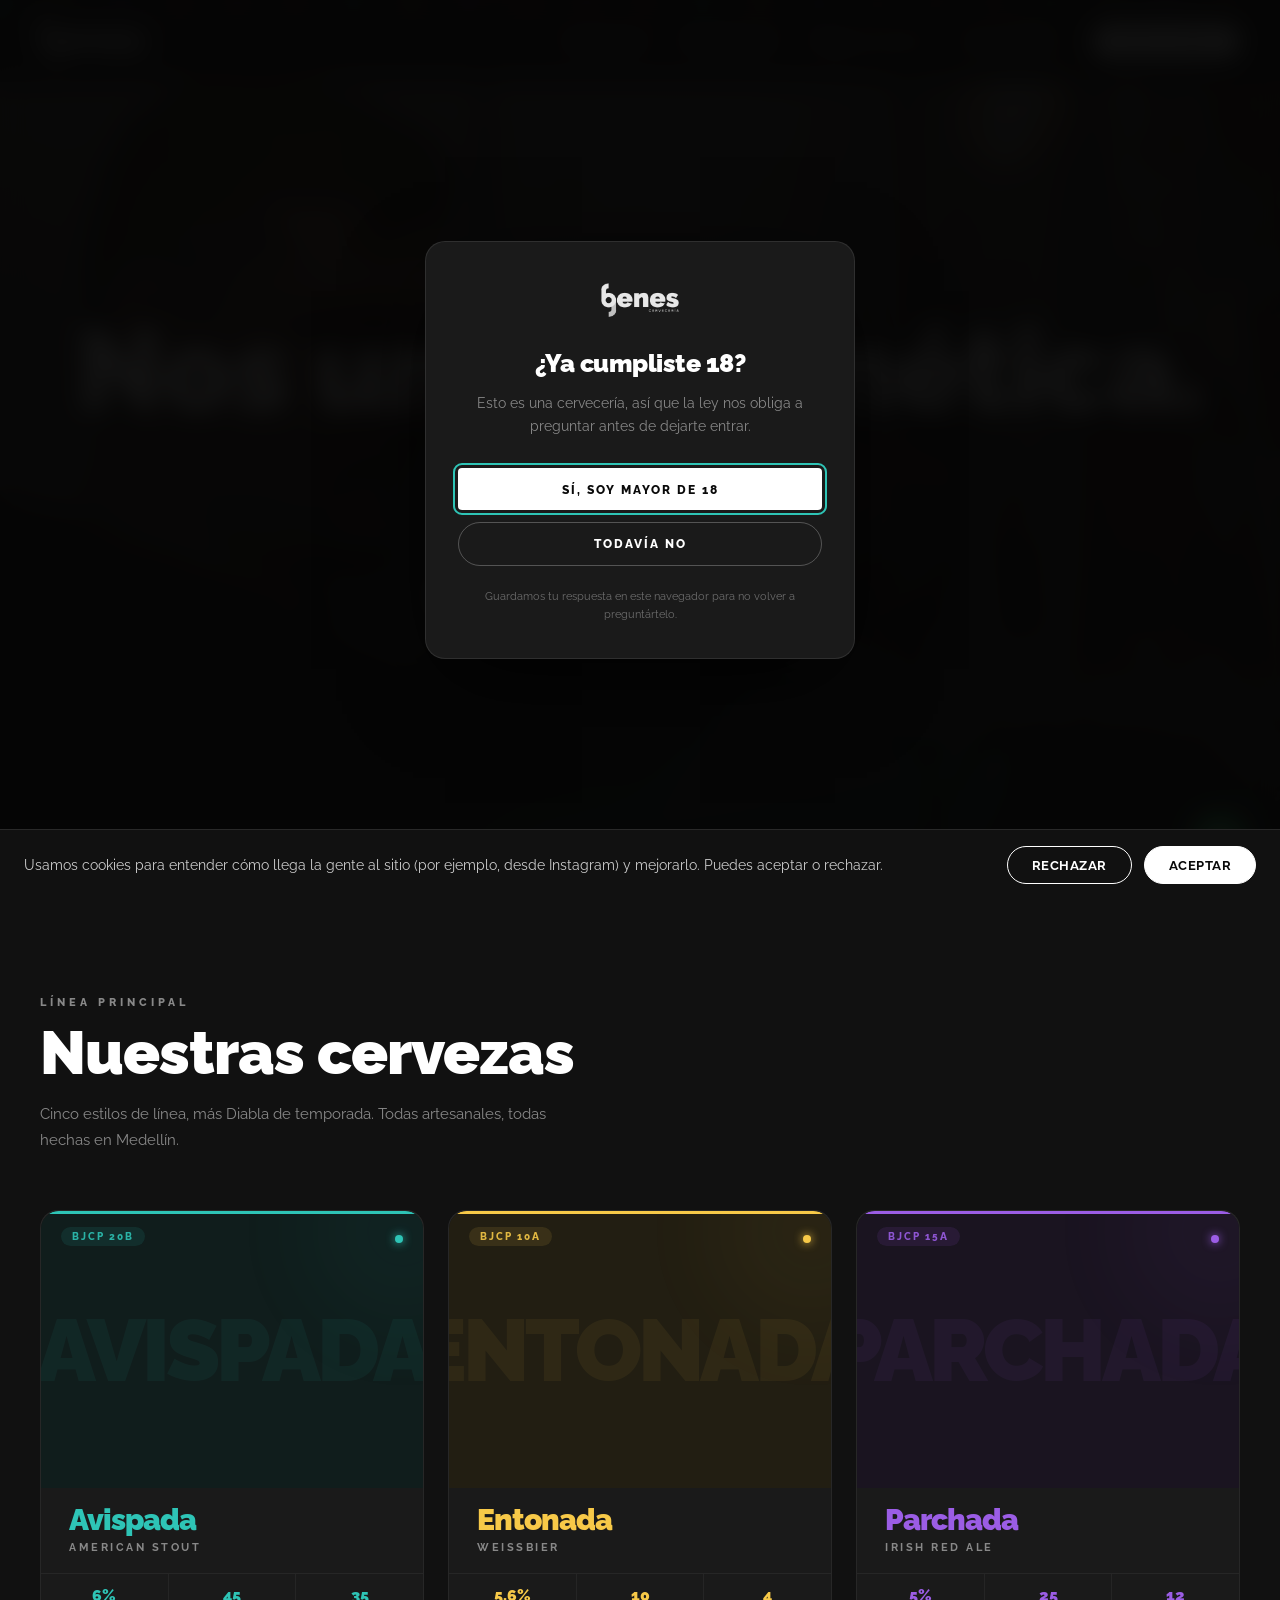
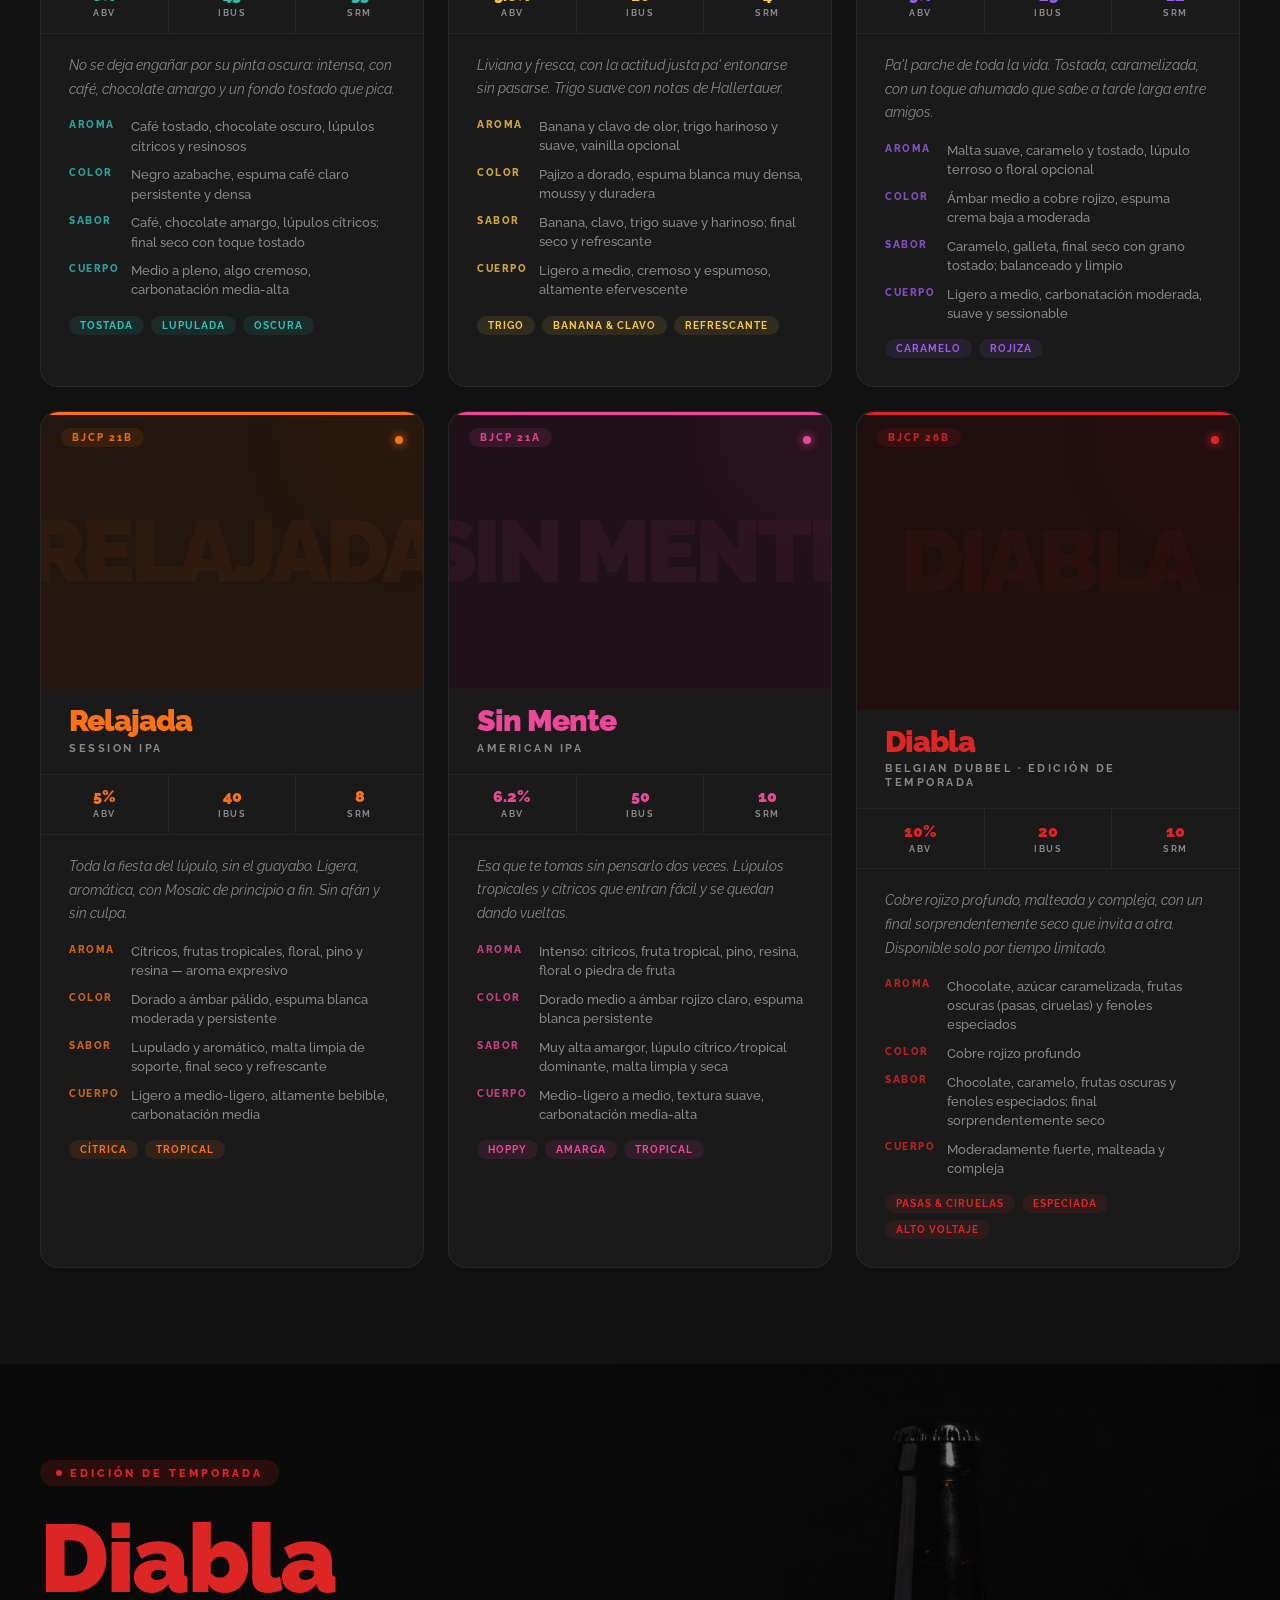
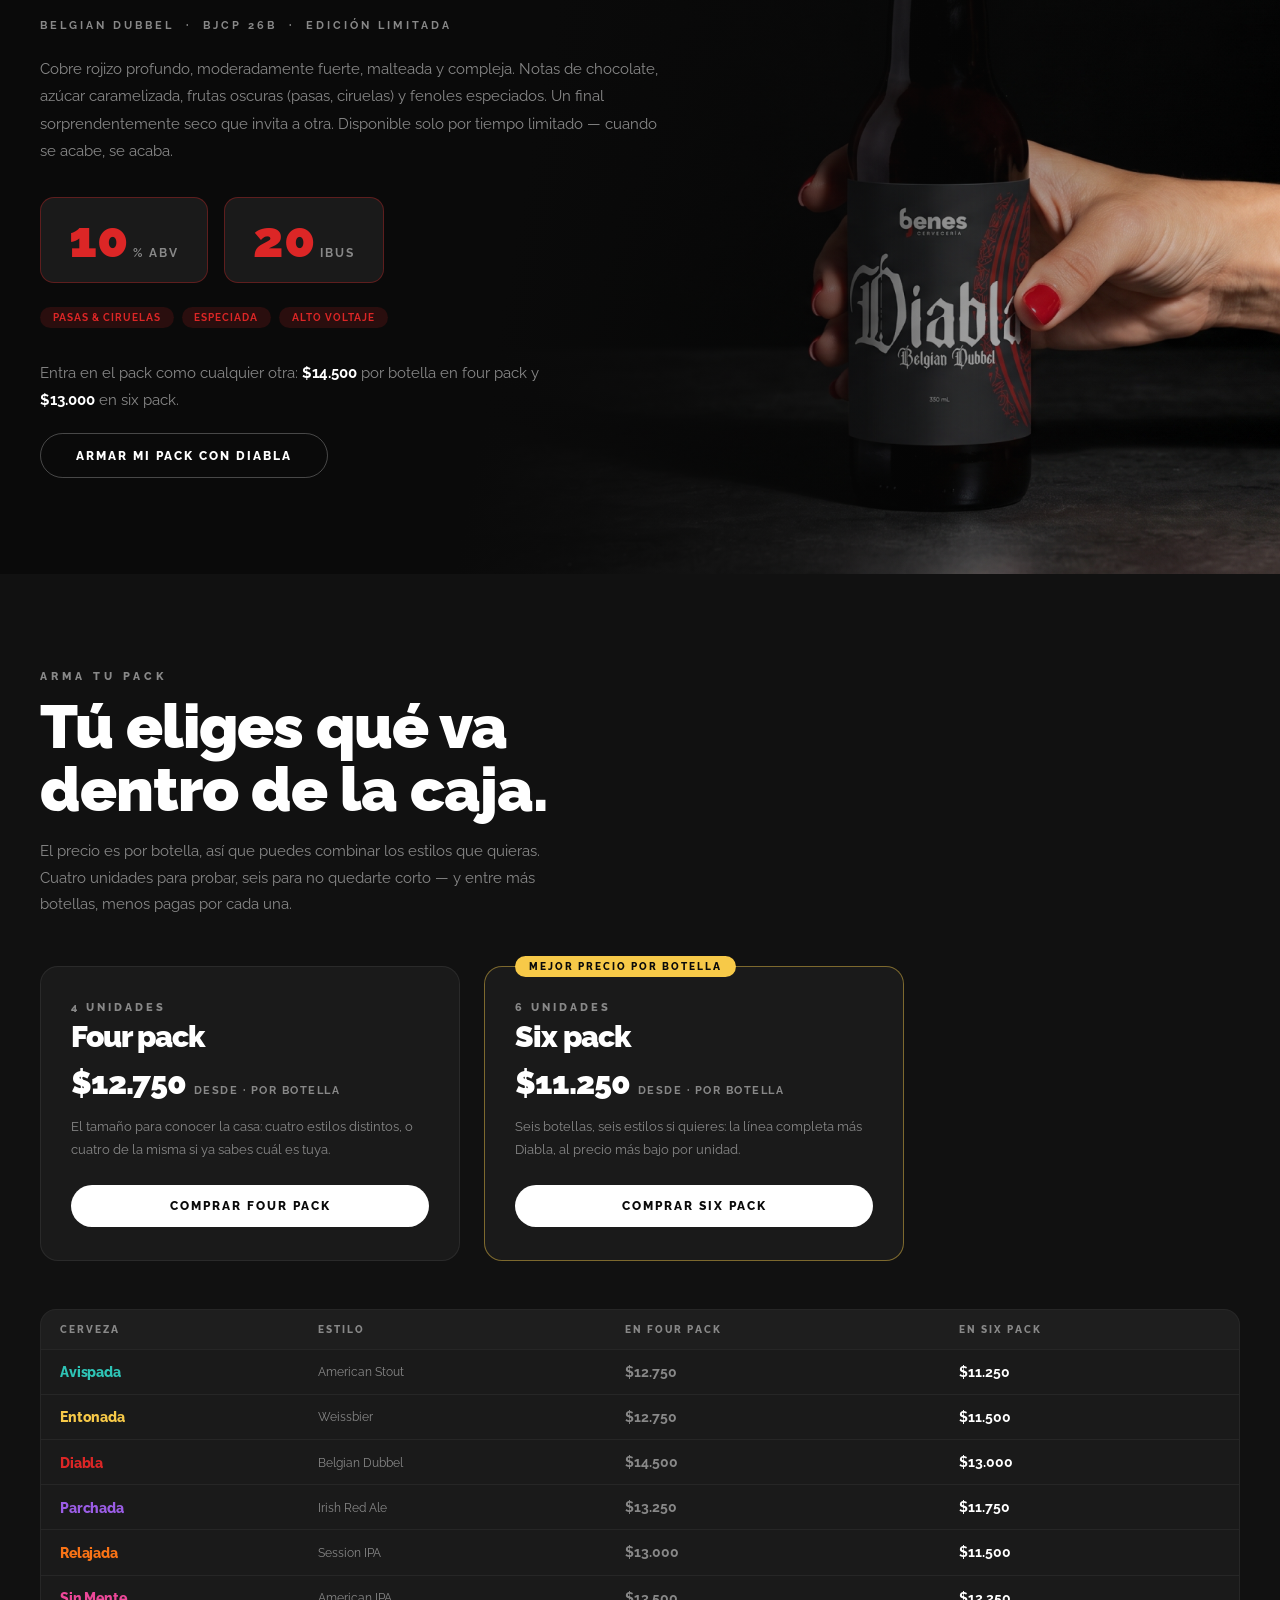
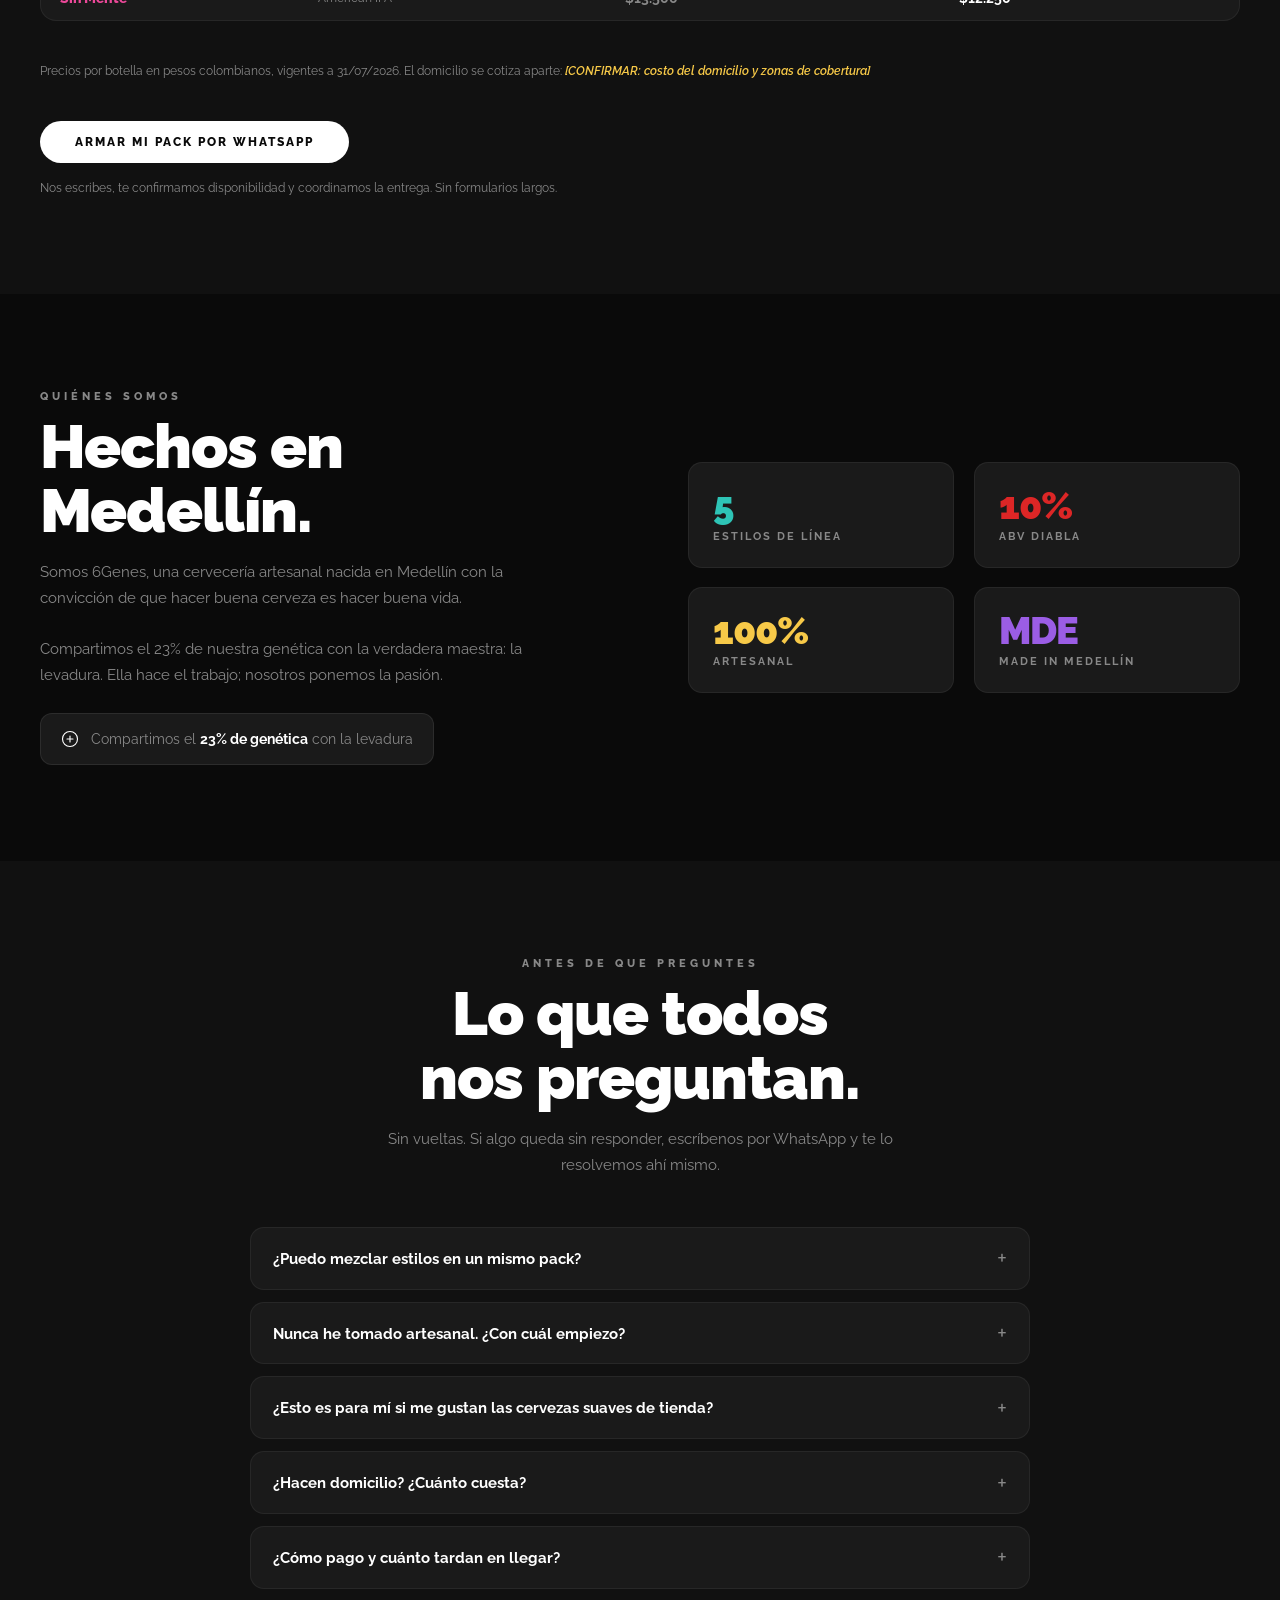
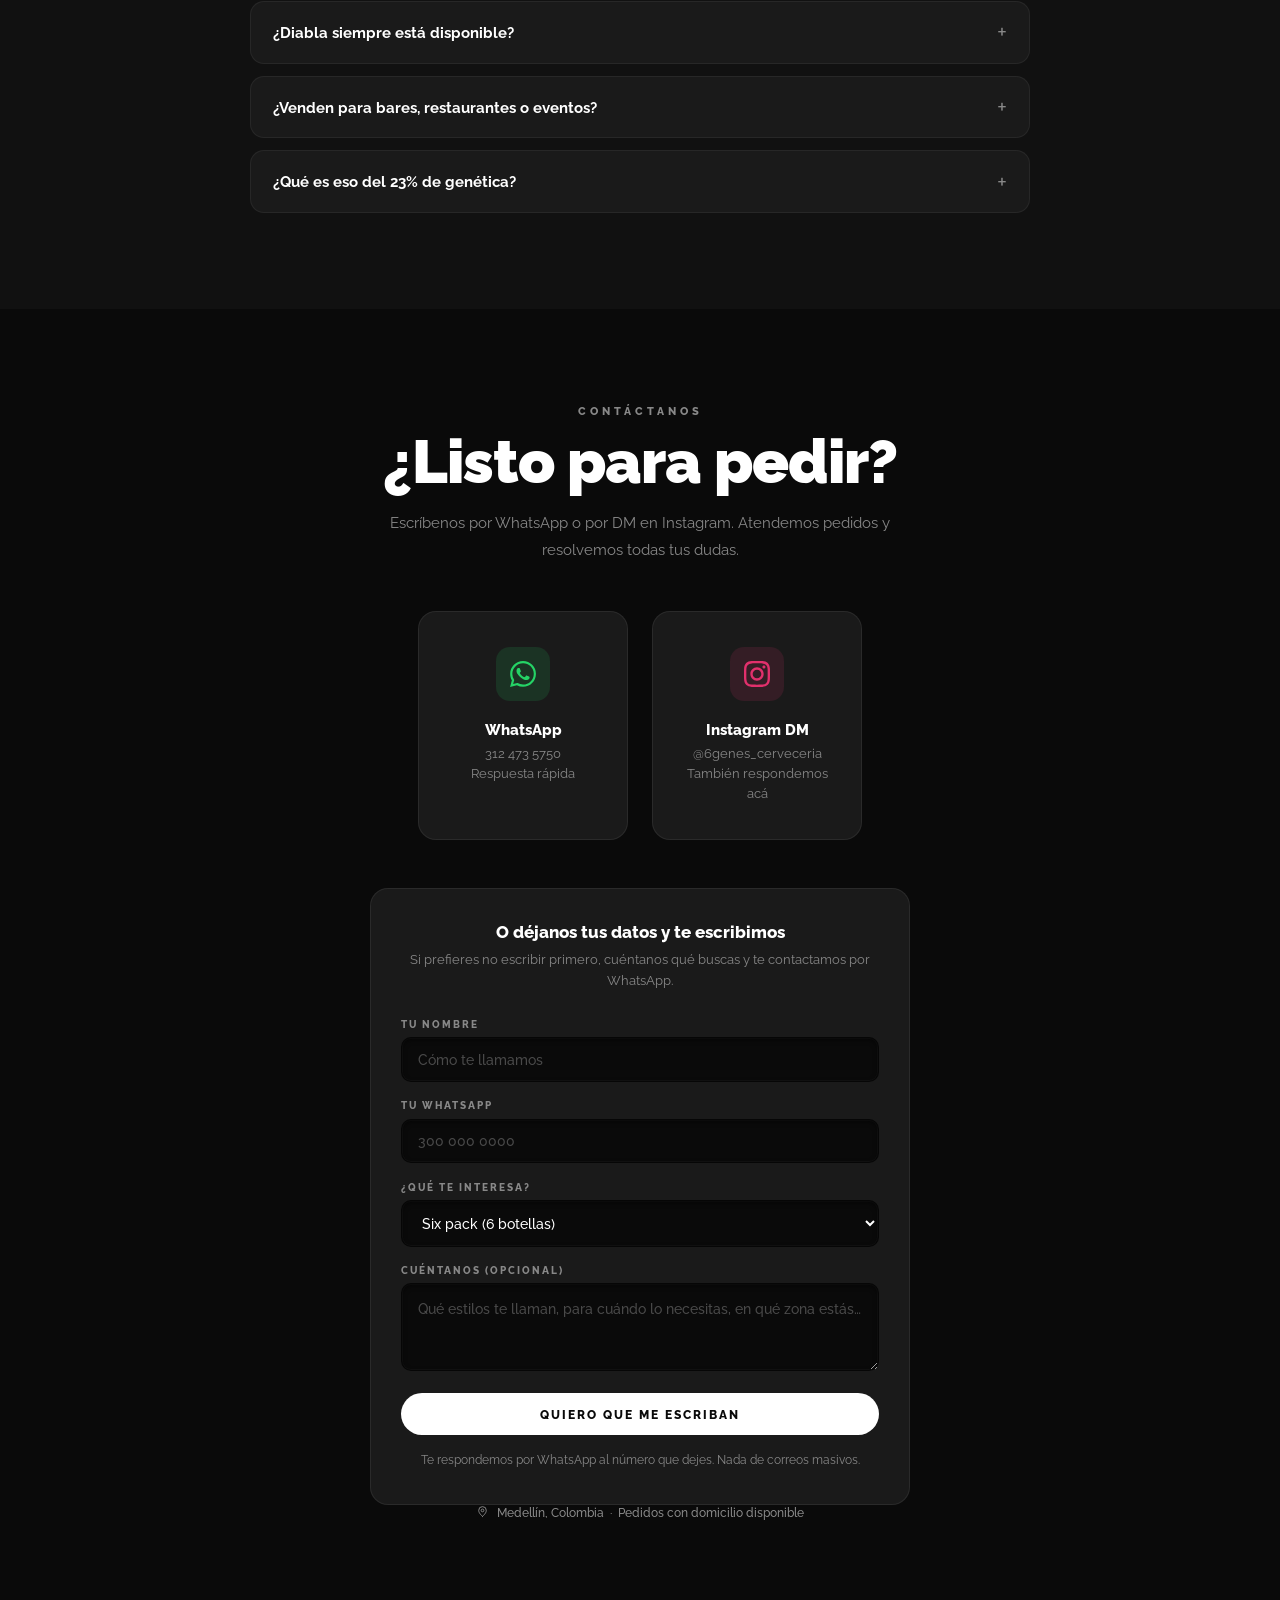
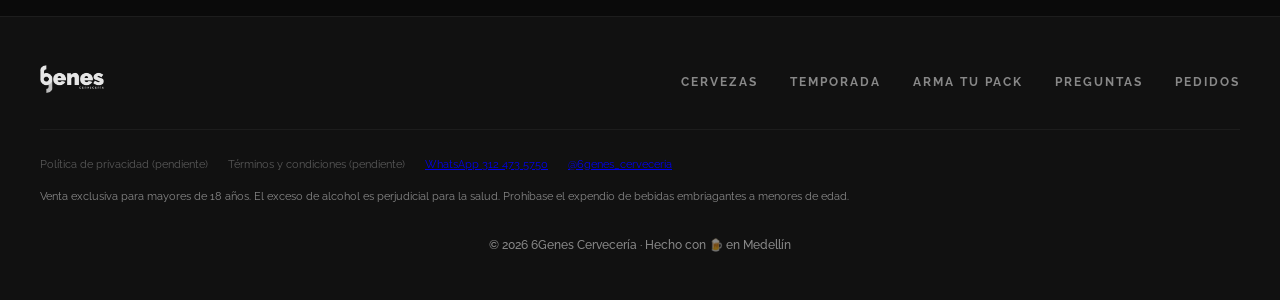
<file: index.html>
<!DOCTYPE html>
<html lang="es">
<head>
  <meta charset="UTF-8">
  <meta name="viewport" content="width=device-width, initial-scale=1.0">

  <title>6Genes Cervecería Artesanal | Arma tu pack · Medellín</title>
  <meta name="description" content="Cerveza artesanal hecha en Medellín. Cinco estilos de línea más Diabla de temporada. Arma tu four pack o six pack mezclando los estilos que quieras y pide por WhatsApp.">
  <link rel="canonical" href="https://6genes.com/">
  <meta property="og:type" content="website">
  <meta property="og:site_name" content="6Genes Cervecería">
  <meta property="og:title" content="6Genes Cervecería Artesanal · Medellín">
  <meta property="og:description" content="Cinco estilos de línea más Diabla de temporada. Arma tu pack mezclando los estilos que quieras.">
  <meta property="og:url" content="https://6genes.com/">
  <meta property="og:image" content="https://6genes.com/og-image.jpg">
  <meta property="og:locale" content="es_CO">
  <meta name="twitter:card" content="summary_large_image">
  <meta name="theme-color" content="#0a0a0a">

  <link rel="icon" type="image/svg+xml" href="data:image/svg+xml;utf8,%3Csvg xmlns='http://www.w3.org/2000/svg' viewBox='0 0 123 283'%3E%3Cstyle%3Epath{fill:%230a0a0a}@media(prefers-color-scheme:dark){path{fill:%23fff}}%3C/style%3E%3Cg transform='translate(0.000000,283.000000) scale(0.100000,-0.100000)'%3E%3Cpath d='M545 2823 c-198 -27 -397 -145 -479 -285 -59 -100 -57 -84 -58 -688 0 -611 -1 -600 66 -726 80 -151 247 -275 414 -309 64 -13 227 -7 286 10 78 23 79 21 74 -132 -3 -115 -6 -133 -30 -175 -17 -31 -22 -50 -16 -56 7 -7 5 -10 -8 -8 -11 2 -35 -5 -54 -15 -19 -11 -44 -19 -55 -19 -68 -1 -65 9 -65 -216 0 -112 1 -204 3 -204 7 0 138 29 177 39 94 25 187 74 261 138 62 52 132 157 125 186 -2 9 0 15 5 12 4 -3 11 6 14 20 3 14 7 37 10 51 3 14 6 263 6 553 l1 528 -26 77 c-54 159 -161 283 -309 356 -92 45 -103 49 -202 59 -76 8 -225 -3 -255 -19 -40 -21 -42 -16 -38 138 3 141 4 151 29 188 29 43 91 80 152 89 l37 6 0 204 c0 227 6 208 -65 198z m165 -1174 c175 -79 211 -295 70 -422 -166 -149 -420 -31 -420 194 0 175 191 300 350 228z'/%3E%3C/g%3E%3C/svg%3E">
  <link rel="apple-touch-icon" sizes="180x180" href="assets/images/9f5eab2681d3.png">
  

  <link rel="preconnect" href="https://fonts.googleapis.com">
  <link rel="preconnect" href="https://fonts.gstatic.com" crossorigin>
  <link href="https://fonts.googleapis.com/css2?family=Raleway:wght@400..900&display=swap" rel="stylesheet">

  <link rel="stylesheet" href="css/styles.css">


  <!-- Decide antes de pintar si ya se verificó la edad, para que quien vuelve
       no vea el modal aparecer y desaparecer. -->
  <script>try{if(localStorage.getItem('6g_mayor_edad')==='si'){document.documentElement.className+=' verificado';}}catch(e){}</script>

<!-- Datos estructurados para buscadores e IA (Schema.org) -->
<script type="application/ld+json">
{
  "@context": "https://schema.org",
  "@type": "Brewery",
  "name": "6Genes Cervecería",
  "url": "https://6genes.com/",
  "logo": "https://6genes.com/logos/LOGO_6G_POSITIVO.png",
  "image": "https://6genes.com/og-image.jpg",
  "description": "Cervecería artesanal hecha en Medellín, Colombia. Cinco estilos de línea y una cerveza de temporada, La Diabla.",
  "address": {
    "@type": "PostalAddress",
    "addressLocality": "Medellín",
    "addressRegion": "Antioquia",
    "addressCountry": "CO"
  },
  "telephone": "+573124735750",
  "sameAs": [
    "https://www.instagram.com/6genes_cerveceria/"
  ]
}
</script>
</head>
<body>

<!-- ── VERIFICACIÓN DE EDAD ──
     Obligatoria para pautar bebidas alcohólicas en Meta y Google, y coherente
     con la prohibición de venta a menores. La respuesta se guarda en este
     navegador para no repetir la pregunta en cada visita. -->
<div class="edad" id="edad" role="dialog" aria-modal="true" aria-labelledby="edad-titulo">
  <div class="edad-caja" id="edad-caja">
    <img src="assets/images/9906afafc72a.png" alt="6Genes Cervecería" width="501" height="220">

    <h2 class="edad-titulo" id="edad-titulo">¿Ya cumpliste 18?</h2>
    <p class="edad-texto">
      Esto es una cervecería, así que la ley nos obliga a preguntar antes de dejarte entrar.
    </p>

    <div class="edad-botones">
      <button type="button" class="btn btn-primary" id="edad-si">Sí, soy mayor de 18</button>
      <button type="button" class="btn btn-outline" id="edad-no">Todavía no</button>
    </div>

    <p class="edad-nota">Guardamos tu respuesta en este navegador para no volver a preguntártelo.</p>

    <div class="edad-rechazo">
      <strong>Gracias por la honestidad.</strong><br>
      Vuelve cuando cumplas los 18 — acá vamos a seguir haciendo cerveza.
    </div>
  </div>
</div>

<!-- ── NAV ── -->
<nav id="navbar">
  <a href="#hero" class="nav-logo">
    <img src="assets/images/c0fd54468c0f.png" alt="6Genes Cervecería" width="218" height="96">
  </a>
  <ul class="nav-links" id="nav-links">
    <li><a href="#cervezas">Cervezas</a></li>
    <li><a href="#temporada">Temporada</a></li>
    <li><a href="#pack">Arma tu pack</a></li>
    <li><a href="#faq">Preguntas</a></li>
    <li><a href="https://wa.me/573124735750?text=Hola%206Genes%2C%20quiero%20hacer%20un%20pedido" target="_blank" rel="noopener" class="nav-cta" data-cta="nav">Pedir ahora</a></li>
  </ul>
  <button class="hamburger" id="hamburger" aria-label="Menú">
    <span></span><span></span><span></span>
  </button>
</nav>

<!-- ── HERO ── -->
<section id="hero" data-seccion="hero">
  <div class="hero-bg" aria-hidden="true">
    <div class="hero-bg-slide foto1 active"></div>
    <div class="hero-bg-slide foto2"></div>
    <div class="hero-bg-slide foto3"></div>
  </div>

  <div class="lights-strip" id="lights"></div>

  <p class="hero-kicker">Made in Medellín &nbsp;·&nbsp; Cerveza Artesanal</p>

  <h1 class="hero-headline">Nos une la genética.</h1>

  <p class="hero-sub">
    Compartimos el <strong>23% de genética</strong> con la maestra cervecera: la levadura.
    Cinco estilos de línea, una de temporada, y un pack que armas tú mezclando los que quieras.
  </p>

  <div class="hero-actions">
    <a href="#cervezas" class="btn btn-primary" data-cta="hero_catalogo">Ver cervezas</a>
    <a href="#pedidos" class="btn btn-outline" data-cta="hero">Hacer un pedido</a>
  </div>

  <p class="hero-micro">Medellín · Domicilio disponible · Pedidos por WhatsApp</p>

  <div class="hero-scroll">
    <span>Scroll</span>
    <svg width="12" height="12" viewBox="0 0 12 12" fill="none">
      <path d="M6 1v10M1 6l5 5 5-5" stroke="currentColor" stroke-width="1.4" stroke-linecap="round"/>
    </svg>
  </div>
</section>

<!-- ── CERVEZAS ── -->
<section id="cervezas" data-seccion="cervezas">
  <div class="container">
    <div class="cervezas-head">
      <p class="label">Línea principal</p>
      <h2 class="title">Nuestras cervezas</h2>
      <p class="desc">Cinco estilos de línea, más Diabla de temporada. Todas artesanales, todas hechas en Medellín.</p>
    </div>

    <div class="beers-grid">

      <!-- AVISPADA · American Stout BJCP 20B -->
      <div class="beer-card reveal" style="--accent: var(--avispada)">
        <div class="beer-visual">
          <div class="beer-visual-bg">Avispada</div>
          <img src="assets/images/Avispada-etiqueta.webp" alt="Etiqueta de la cerveza Avispada" class="beer-label-img" width="600" height="337" loading="lazy" decoding="async">
          <div class="beer-visual-top">
            <span class="beer-bjcp">BJCP 20B</span>
            <div class="beer-dot"></div>
          </div>
        </div>
        <div class="beer-header">
          <div class="beer-name">Avispada</div>
          <div class="beer-style-name">American Stout</div>
        </div>
        <div class="beer-stats">
          <div class="beer-stat">
            <div class="stat-val">6%</div>
            <div class="stat-key">ABV</div>
          </div>
          <div class="beer-stat">
            <div class="stat-val">45</div>
            <div class="stat-key">IBUs</div>
          </div>
          <div class="beer-stat">
            <div class="stat-val">35</div>
            <div class="stat-key">SRM</div>
          </div>
        </div>
        <div class="beer-body">
          <p class="beer-impression">No se deja engañar por su pinta oscura: intensa, con café, chocolate amargo y un fondo tostado que pica.</p>
          <div class="beer-sensory">
            <div class="sensory-row">
              <span class="sensory-label">Aroma</span>
              <span class="sensory-value">Café tostado, chocolate oscuro, lúpulos cítricos y resinosos</span>
            </div>
            <div class="sensory-row">
              <span class="sensory-label">Color</span>
              <span class="sensory-value">Negro azabache, espuma café claro persistente y densa</span>
            </div>
            <div class="sensory-row">
              <span class="sensory-label">Sabor</span>
              <span class="sensory-value">Café, chocolate amargo, lúpulos cítricos; final seco con toque tostado</span>
            </div>
            <div class="sensory-row">
              <span class="sensory-label">Cuerpo</span>
              <span class="sensory-value">Medio a pleno, algo cremoso, carbonatación media-alta</span>
            </div>
          </div>
          <div class="beer-tags">
            <span class="tag">Tostada</span>
            <span class="tag">Lupulada</span>
            <span class="tag">Oscura</span>
          </div>
        </div>
      </div>

      <!-- ENTONADA · Weissbier BJCP 10A -->
      <div class="beer-card reveal" style="--accent: var(--entonada)">
        <div class="beer-visual">
          <div class="beer-visual-bg">Entonada</div>
          <img src="assets/images/Entonada-etiqueta.webp" alt="Etiqueta de la cerveza Entonada" class="beer-label-img" width="600" height="337" loading="lazy" decoding="async">
          <div class="beer-visual-top">
            <span class="beer-bjcp">BJCP 10A</span>
            <div class="beer-dot"></div>
          </div>
        </div>
        <div class="beer-header">
          <div class="beer-name">Entonada</div>
          <div class="beer-style-name">Weissbier</div>
        </div>
        <div class="beer-stats">
          <div class="beer-stat">
            <div class="stat-val">5.6%</div>
            <div class="stat-key">ABV</div>
          </div>
          <div class="beer-stat">
            <div class="stat-val">10</div>
            <div class="stat-key">IBUs</div>
          </div>
          <div class="beer-stat">
            <div class="stat-val">4</div>
            <div class="stat-key">SRM</div>
          </div>
        </div>
        <div class="beer-body">
          <p class="beer-impression">Liviana y fresca, con la actitud justa pa' entonarse sin pasarse. Trigo suave con notas de Hallertauer.</p>
          <div class="beer-sensory">
            <div class="sensory-row">
              <span class="sensory-label">Aroma</span>
              <span class="sensory-value">Banana y clavo de olor, trigo harinoso y suave, vainilla opcional</span>
            </div>
            <div class="sensory-row">
              <span class="sensory-label">Color</span>
              <span class="sensory-value">Pajizo a dorado, espuma blanca muy densa, moussy y duradera</span>
            </div>
            <div class="sensory-row">
              <span class="sensory-label">Sabor</span>
              <span class="sensory-value">Banana, clavo, trigo suave y harinoso; final seco y refrescante</span>
            </div>
            <div class="sensory-row">
              <span class="sensory-label">Cuerpo</span>
              <span class="sensory-value">Ligero a medio, cremoso y espumoso, altamente efervescente</span>
            </div>
          </div>
          <div class="beer-tags">
            <span class="tag">Trigo</span>
            <span class="tag">Banana &amp; Clavo</span>
            <span class="tag">Refrescante</span>
          </div>
        </div>
      </div>

      <!-- PARCHADA · Irish Red Ale BJCP 15A -->
      <div class="beer-card reveal" style="--accent: var(--parchada)">
        <div class="beer-visual">
          <div class="beer-visual-bg">Parchada</div>
          <img src="assets/images/Parchada-etiqueta.webp" alt="Etiqueta de la cerveza Parchada" class="beer-label-img" width="600" height="337" loading="lazy" decoding="async">
          <div class="beer-visual-top">
            <span class="beer-bjcp">BJCP 15A</span>
            <div class="beer-dot"></div>
          </div>
        </div>
        <div class="beer-header">
          <div class="beer-name">Parchada</div>
          <div class="beer-style-name">Irish Red Ale</div>
        </div>
        <div class="beer-stats">
          <div class="beer-stat">
            <div class="stat-val">5%</div>
            <div class="stat-key">ABV</div>
          </div>
          <div class="beer-stat">
            <div class="stat-val">25</div>
            <div class="stat-key">IBUs</div>
          </div>
          <div class="beer-stat">
            <div class="stat-val">12</div>
            <div class="stat-key">SRM</div>
          </div>
        </div>
        <div class="beer-body">
          <p class="beer-impression">Pa'l parche de toda la vida. Tostada, caramelizada, con un toque ahumado que sabe a tarde larga entre amigos.</p>
          <div class="beer-sensory">
            <div class="sensory-row">
              <span class="sensory-label">Aroma</span>
              <span class="sensory-value">Malta suave, caramelo y tostado, lúpulo terroso o floral opcional</span>
            </div>
            <div class="sensory-row">
              <span class="sensory-label">Color</span>
              <span class="sensory-value">Ámbar medio a cobre rojizo, espuma crema baja a moderada</span>
            </div>
            <div class="sensory-row">
              <span class="sensory-label">Sabor</span>
              <span class="sensory-value">Caramelo, galleta, final seco con grano tostado; balanceado y limpio</span>
            </div>
            <div class="sensory-row">
              <span class="sensory-label">Cuerpo</span>
              <span class="sensory-value">Ligero a medio, carbonatación moderada, suave y sessionable</span>
            </div>
          </div>
          <div class="beer-tags">
            <span class="tag">Caramelo</span>
            <span class="tag">Rojiza</span>
          </div>
        </div>
      </div>

      <!-- RELAJADA · Session IPA BJCP 21B -->
      <div class="beer-card reveal" style="--accent: var(--relajada)">
        <div class="beer-visual">
          <div class="beer-visual-bg">Relajada</div>
          <img src="assets/images/Relajada-etiqueta.webp" alt="Etiqueta de la cerveza Relajada" class="beer-label-img" width="600" height="337" loading="lazy" decoding="async">
          <div class="beer-visual-top">
            <span class="beer-bjcp">BJCP 21B</span>
            <div class="beer-dot"></div>
          </div>
        </div>
        <div class="beer-header">
          <div class="beer-name">Relajada</div>
          <div class="beer-style-name">Session IPA</div>
        </div>
        <div class="beer-stats">
          <div class="beer-stat">
            <div class="stat-val">5%</div>
            <div class="stat-key">ABV</div>
          </div>
          <div class="beer-stat">
            <div class="stat-val">40</div>
            <div class="stat-key">IBUs</div>
          </div>
          <div class="beer-stat">
            <div class="stat-val">8</div>
            <div class="stat-key">SRM</div>
          </div>
        </div>
        <div class="beer-body">
          <p class="beer-impression">Toda la fiesta del lúpulo, sin el guayabo. Ligera, aromática, con Mosaic de principio a fin. Sin afán y sin culpa.</p>
          <div class="beer-sensory">
            <div class="sensory-row">
              <span class="sensory-label">Aroma</span>
              <span class="sensory-value">Cítricos, frutas tropicales, floral, pino y resina — aroma expresivo</span>
            </div>
            <div class="sensory-row">
              <span class="sensory-label">Color</span>
              <span class="sensory-value">Dorado a ámbar pálido, espuma blanca moderada y persistente</span>
            </div>
            <div class="sensory-row">
              <span class="sensory-label">Sabor</span>
              <span class="sensory-value">Lupulado y aromático, malta limpia de soporte, final seco y refrescante</span>
            </div>
            <div class="sensory-row">
              <span class="sensory-label">Cuerpo</span>
              <span class="sensory-value">Ligero a medio-ligero, altamente bebible, carbonatación media</span>
            </div>
          </div>
          <div class="beer-tags">
            <span class="tag">Cítrica</span>
            <span class="tag">Tropical</span>
          </div>
        </div>
      </div>

      <!-- SIN MENTE · American IPA BJCP 21A -->
      <div class="beer-card reveal" style="--accent: var(--sinmente)">
        <div class="beer-visual">
          <div class="beer-visual-bg">Sin Mente</div>
          <img src="assets/images/Sin Mente-etiqueta.webp" alt="Etiqueta de la cerveza Sin Mente" class="beer-label-img" width="600" height="337" loading="lazy" decoding="async">
          <div class="beer-visual-top">
            <span class="beer-bjcp">BJCP 21A</span>
            <div class="beer-dot"></div>
          </div>
        </div>
        <div class="beer-header">
          <div class="beer-name">Sin Mente</div>
          <div class="beer-style-name">American IPA</div>
        </div>
        <div class="beer-stats">
          <div class="beer-stat">
            <div class="stat-val">6.2%</div>
            <div class="stat-key">ABV</div>
          </div>
          <div class="beer-stat">
            <div class="stat-val">50</div>
            <div class="stat-key">IBUs</div>
          </div>
          <div class="beer-stat">
            <div class="stat-val">10</div>
            <div class="stat-key">SRM</div>
          </div>
        </div>
        <div class="beer-body">
          <p class="beer-impression">Esa que te tomas sin pensarlo dos veces. Lúpulos tropicales y cítricos que entran fácil y se quedan dando vueltas.</p>
          <div class="beer-sensory">
            <div class="sensory-row">
              <span class="sensory-label">Aroma</span>
              <span class="sensory-value">Intenso: cítricos, fruta tropical, pino, resina, floral o piedra de fruta</span>
            </div>
            <div class="sensory-row">
              <span class="sensory-label">Color</span>
              <span class="sensory-value">Dorado medio a ámbar rojizo claro, espuma blanca persistente</span>
            </div>
            <div class="sensory-row">
              <span class="sensory-label">Sabor</span>
              <span class="sensory-value">Muy alta amargor, lúpulo cítrico/tropical dominante, malta limpia y seca</span>
            </div>
            <div class="sensory-row">
              <span class="sensory-label">Cuerpo</span>
              <span class="sensory-value">Medio-ligero a medio, textura suave, carbonatación media-alta</span>
            </div>
          </div>
          <div class="beer-tags">
            <span class="tag">Hoppy</span>
            <span class="tag">Amarga</span>
            <span class="tag">Tropical</span>
          </div>
        </div>
      </div>

      <!-- DIABLA · Belgian Dubbel BJCP 26B · edición de temporada -->
      <div class="beer-card reveal" style="--accent: var(--diabla)">
        <div class="beer-visual">
          <div class="beer-visual-bg">Diabla</div>
          <img src="assets/images/diabla-etiqueta.webp" alt="Etiqueta de la cerveza Diabla" class="beer-label-img" width="600" height="337" loading="lazy" decoding="async">
          <div class="beer-visual-top">
            <span class="beer-bjcp">BJCP 26B</span>
            <div class="beer-dot"></div>
          </div>
        </div>
        <div class="beer-header">
          <div class="beer-name">Diabla</div>
          <div class="beer-style-name">Belgian Dubbel · Edición de temporada</div>
        </div>
        <div class="beer-stats">
          <div class="beer-stat">
            <div class="stat-val">10%</div>
            <div class="stat-key">ABV</div>
          </div>
          <div class="beer-stat">
            <div class="stat-val">20</div>
            <div class="stat-key">IBUs</div>
          </div>
          <div class="beer-stat">
            <div class="stat-val">10</div>
            <div class="stat-key">SRM</div>
          </div>
        </div>
        <div class="beer-body">
          <p class="beer-impression">Cobre rojizo profundo, malteada y compleja, con un final sorprendentemente seco que invita a otra. Disponible solo por tiempo limitado.</p>
          <div class="beer-sensory">
            <div class="sensory-row">
              <span class="sensory-label">Aroma</span>
              <span class="sensory-value">Chocolate, azúcar caramelizada, frutas oscuras (pasas, ciruelas) y fenoles especiados</span>
            </div>
            <div class="sensory-row">
              <span class="sensory-label">Color</span>
              <span class="sensory-value">Cobre rojizo profundo</span>
            </div>
            <div class="sensory-row">
              <span class="sensory-label">Sabor</span>
              <span class="sensory-value">Chocolate, caramelo, frutas oscuras y fenoles especiados; final sorprendentemente seco</span>
            </div>
            <div class="sensory-row">
              <span class="sensory-label">Cuerpo</span>
              <span class="sensory-value">Moderadamente fuerte, malteada y compleja</span>
            </div>
          </div>
          <div class="beer-tags">
            <span class="tag">Pasas &amp; Ciruelas</span>
            <span class="tag">Especiada</span>
            <span class="tag">Alto voltaje</span>
          </div>
        </div>
      </div>

    </div>
  </div>
</section>

<!-- ── TEMPORADA ──
     La etiqueta de Diabla es el fondo de toda la sección (no una imagen
     aparte al lado del texto): el degradado en #temporada::before la funde
     con el texto para que se lean como una sola pieza. -->
<section id="temporada" data-seccion="temporada">
  <div class="container">
    <div class="temporada-content reveal">
      <div class="season-badge">Edición de temporada</div>
      <h2 class="season-title">Diabla</h2>
      <p class="season-style">Belgian Dubbel &nbsp;·&nbsp; BJCP 26B &nbsp;·&nbsp; Edición limitada</p>
      <p class="season-desc">
        Cobre rojizo profundo, moderadamente fuerte, malteada y compleja. Notas de chocolate, azúcar caramelizada, frutas oscuras (pasas, ciruelas) y fenoles especiados. Un final sorprendentemente seco que invita a otra. Disponible solo por tiempo limitado — cuando se acabe, se acaba.
      </p>
      <div style="display:flex; gap:1rem; flex-wrap:wrap; margin-bottom:1.5rem;">
        <div class="abv-chip">
          <span class="abv-num" data-count="10">0</span>
          <span class="abv-unit">% ABV</span>
        </div>
        <div class="abv-chip">
          <span class="abv-num" data-count="20">0</span>
          <span class="abv-unit">IBUs</span>
        </div>
      </div>
      <div style="display:flex; gap:.5rem; flex-wrap:wrap;">
        <span style="font-size:.65rem;font-weight:700;letter-spacing:1px;text-transform:uppercase;padding:.3rem .8rem;border-radius:999px;background:color-mix(in srgb, var(--diabla) 15%, transparent);color:var(--diabla);">Pasas &amp; Ciruelas</span>
        <span style="font-size:.65rem;font-weight:700;letter-spacing:1px;text-transform:uppercase;padding:.3rem .8rem;border-radius:999px;background:color-mix(in srgb, var(--diabla) 15%, transparent);color:var(--diabla);">Especiada</span>
        <span style="font-size:.65rem;font-weight:700;letter-spacing:1px;text-transform:uppercase;padding:.3rem .8rem;border-radius:999px;background:color-mix(in srgb, var(--diabla) 15%, transparent);color:var(--diabla);">Alto voltaje</span>
      </div>

      <p class="desc" style="margin-top:2rem;">
        Entra en el pack como cualquier otra: <strong style="color:var(--text)">$14.500</strong> por botella
        en four pack y <strong style="color:var(--text)">$13.000</strong> en six pack.
      </p>

      <a href="#pack" class="btn btn-outline" style="margin-top:1.25rem;" data-cta="temporada">Armar mi pack con Diabla</a>
    </div>
  </div>
</section>

<!-- ── ARMA TU PACK (LA OFERTA) ──
     Precios tomados de la carta de presentación del cliente, redondeados hacia
     arriba al múltiplo de $250 más cercano (vigentes a 31/07/2026).
     Al actualizarlos hay que tocar tres lugares: los "desde" de las dos tarjetas,
     la tabla, y la fecha del pie de tabla. -->
<section id="pack" data-seccion="pack">
  <div class="container">

    <div class="pack-head">
      <p class="label">Arma tu pack</p>
      <h2 class="title">Tú eliges qué va<br>dentro de la caja.</h2>
      <p class="desc">
        El precio es por botella, así que puedes combinar los estilos que quieras.
        Cuatro unidades para probar, seis para no quedarte corto — y entre más botellas,
        menos pagas por cada una.
      </p>
    </div>

    <div class="pack-cards">
      <div class="pack-card reveal">
        <p class="pack-qty">4 unidades</p>
        <h3 class="pack-name">Four pack</h3>
        <div class="pack-price">
          <span class="pack-price-num">$12.750</span>
          <span class="pack-price-unit">desde · por botella</span>
        </div>
        <p class="pack-note">
          El tamaño para conocer la casa: cuatro estilos distintos, o cuatro de la misma
          si ya sabes cuál es tuya.
        </p>
        <a href="https://wa.me/573124735750?text=Hola%206Genes%2C%20quiero%20comprar%20un%20four%20pack%20(4%20botellas)"
           class="btn btn-primary pack-buy" target="_blank" rel="noopener" data-cta="pack_four">Comprar four pack</a>
      </div>

      <div class="pack-card destacada reveal">
        <span class="pack-badge">Mejor precio por botella</span>
        <p class="pack-qty">6 unidades</p>
        <h3 class="pack-name">Six pack</h3>
        <div class="pack-price">
          <span class="pack-price-num">$11.250</span>
          <span class="pack-price-unit">desde · por botella</span>
        </div>
        <p class="pack-note">
          Seis botellas, seis estilos si quieres: la línea completa más Diabla,
          al precio más bajo por unidad.
        </p>
        <a href="https://wa.me/573124735750?text=Hola%206Genes%2C%20quiero%20comprar%20un%20six%20pack%20(6%20botellas)"
           class="btn btn-primary pack-buy" target="_blank" rel="noopener" data-cta="pack_six">Comprar six pack</a>
      </div>
    </div>

    <div class="tabla-scroll reveal">
      <table class="precios">
        <thead>
          <tr>
            <th scope="col">Cerveza</th>
            <th scope="col">Estilo</th>
            <th scope="col">En four pack</th>
            <th scope="col">En six pack</th>
          </tr>
        </thead>
        <tbody>
          <tr style="--fila: var(--avispada)">
            <td class="p-cerveza">Avispada</td>
            <td class="p-estilo">American Stout</td>
            <td class="p-precio">$12.750</td>
            <td class="p-precio destacado">$11.250</td>
          </tr>
          <tr style="--fila: var(--entonada)">
            <td class="p-cerveza">Entonada</td>
            <td class="p-estilo">Weissbier</td>
            <td class="p-precio">$12.750</td>
            <td class="p-precio destacado">$11.500</td>
          </tr>
          <tr style="--fila: var(--diabla)">
            <td class="p-cerveza">Diabla</td>
            <td class="p-estilo">Belgian Dubbel</td>
            <td class="p-precio">$14.500</td>
            <td class="p-precio destacado">$13.000</td>
          </tr>
          <tr style="--fila: var(--parchada)">
            <td class="p-cerveza">Parchada</td>
            <td class="p-estilo">Irish Red Ale</td>
            <td class="p-precio">$13.250</td>
            <td class="p-precio destacado">$11.750</td>
          </tr>
          <tr style="--fila: var(--relajada)">
            <td class="p-cerveza">Relajada</td>
            <td class="p-estilo">Session IPA</td>
            <td class="p-precio">$13.000</td>
            <td class="p-precio destacado">$11.500</td>
          </tr>
          <tr style="--fila: var(--sinmente)">
            <td class="p-cerveza">Sin Mente</td>
            <td class="p-estilo">American IPA</td>
            <td class="p-precio">$13.500</td>
            <td class="p-precio destacado">$12.250</td>
          </tr>
        </tbody>
      </table>
    </div>

    <p class="precios-nota">
      Precios por botella en pesos colombianos, vigentes a 31/07/2026.
      El domicilio se cotiza aparte: <span class="pendiente">[CONFIRMAR: costo del domicilio y zonas de cobertura]</span>
    </p>

    <div class="pack-cta">
      <a href="https://wa.me/573124735750?text=Hola%206Genes%2C%20quiero%20armar%20un%20pack"
         class="btn btn-primary" target="_blank" rel="noopener" data-cta="oferta">Armar mi pack por WhatsApp</a>
      <p class="form-nota" style="text-align:left; margin-top:1rem;">
        Nos escribes, te confirmamos disponibilidad y coordinamos la entrega. Sin formularios largos.
      </p>
    </div>

  </div>
</section>

<!-- ── NOSOTROS ── -->
<section id="nosotros" data-seccion="nosotros">
  <div class="container">
    <div class="nosotros-grid">

      <div class="nosotros-text reveal">
        <p class="label">Quiénes somos</p>
        <h2 class="title">Hechos en<br>Medellín.</h2>
        <p class="desc">Somos 6Genes, una cervecería artesanal nacida en Medellín con la convicción de que hacer buena cerveza es hacer buena vida.</p>
        <p class="desc">Compartimos el 23% de nuestra genética con la verdadera maestra: la levadura. Ella hace el trabajo; nosotros ponemos la pasión.</p>
        <div class="dna-pill">
          <svg width="18" height="18" fill="none" viewBox="0 0 24 24" stroke="white" stroke-width="1.5"><path stroke-linecap="round" d="M12 2C6.48 2 2 6.48 2 12s4.48 10 10 10 10-4.48 10-10S17.52 2 12 2z"/><path stroke-linecap="round" d="M12 8v8M8 12h8"/></svg>
          <span>Compartimos el <strong>23% de genética</strong> con la levadura</span>
        </div>
      </div>

      <div class="stats-grid reveal">
        <div class="stat">
          <div class="stat-num" style="color:var(--avispada)" data-count="5" data-suffix="">0</div>
          <div class="stat-lbl">Estilos de línea</div>
        </div>
        <div class="stat">
          <div class="stat-num" style="color:var(--diabla)" data-count="10" data-suffix="%">0%</div>
          <div class="stat-lbl">ABV Diabla</div>
        </div>
        <div class="stat">
          <div class="stat-num" style="color:var(--entonada)" data-count="100" data-suffix="%">0%</div>
          <div class="stat-lbl">Artesanal</div>
        </div>
        <div class="stat">
          <div class="stat-num" style="color:var(--parchada)">MDE</div>
          <div class="stat-lbl">Made in Medellín</div>
        </div>
      </div>

    </div>
  </div>
</section>

<!-- ── PREGUNTAS / OBJECIONES ──
     Las respuestas marcadas con [CONFIRMAR] son las únicas que no salen de la
     información entregada por el cliente. Hay que completarlas antes de publicar:
     una respuesta a medias frena más pedidos que una pregunta que no está. -->
<section id="faq" data-seccion="faq">
  <div class="container">

    <div class="faq-head">
      <p class="label">Antes de que preguntes</p>
      <h2 class="title">Lo que todos<br>nos preguntan.</h2>
      <p class="desc">Sin vueltas. Si algo queda sin responder, escríbenos por WhatsApp y te lo resolvemos ahí mismo.</p>
    </div>

    <div class="faq-list">

      <details class="faq-item reveal">
        <summary>¿Puedo mezclar estilos en un mismo pack?</summary>
        <div class="faq-body">
          Sí, y es la idea. El precio es <strong>por botella</strong>, no por pack cerrado: armas tu four pack
          o tu six pack combinando los estilos que quieras. Puedes llevarte seis distintas o seis de la misma.
        </div>
      </details>

      <details class="faq-item reveal">
        <summary>Nunca he tomado artesanal. ¿Con cuál empiezo?</summary>
        <div class="faq-body">
          Con <strong>Entonada</strong> (10 IBUs) o <strong>Parchada</strong> (25 IBUs): son las menos amargas de la casa.
          Deja <strong>Sin Mente</strong> (50 IBUs) y <strong>Avispada</strong> (45 IBUs) para cuando ya sepas
          que el lúpulo te gusta. Si prefieres, dinos qué tomas normalmente y te armamos el pack nosotros.
        </div>
      </details>

      <details class="faq-item reveal">
        <summary>¿Esto es para mí si me gustan las cervezas suaves de tienda?</summary>
        <div class="faq-body">
          Con franqueza: ninguna de las seis es una lager liviana y neutra. Todas tienen carácter marcado,
          y eso es a propósito. La que más se acerca a algo fácil de tomar es <strong>Entonada</strong>.
          Y si vas a manejar, <strong>Diabla</strong> (10% ABV) no es tu cerveza de esta noche.
        </div>
      </details>

      <details class="faq-item reveal">
        <summary>¿Hacen domicilio? ¿Cuánto cuesta?</summary>
        <div class="faq-body">
          Sí, tenemos domicilio en Medellín.
          <span class="pendiente">[CONFIRMAR: zonas de cobertura, costo del domicilio y si hay pedido mínimo]</span>
        </div>
      </details>

      <details class="faq-item reveal">
        <summary>¿Cómo pago y cuánto tardan en llegar?</summary>
        <div class="faq-body">
          <span class="pendiente">[CONFIRMAR: medios de pago aceptados — efectivo, transferencia, Nequi, Daviplata, tarjeta]</span><br>
          <span class="pendiente">[CONFIRMAR: tiempo de entrega y horarios de atención]</span>
        </div>
      </details>

      <details class="faq-item reveal">
        <summary>¿Diabla siempre está disponible?</summary>
        <div class="faq-body">
          Es una edición de temporada: cuando se acaba, se acaba. Si te interesa, pregúntanos por stock
          antes de armar el pack.
          <span class="pendiente">[CONFIRMAR: si hay disponibilidad ahora y hasta cuándo]</span>
        </div>
      </details>

      <details class="faq-item reveal">
        <summary>¿Venden para bares, restaurantes o eventos?</summary>
        <div class="faq-body">
          <span class="pendiente">[CONFIRMAR: si manejan venta por volumen, desde qué cantidad y si el precio cambia]</span>
        </div>
      </details>

      <details class="faq-item reveal">
        <summary>¿Qué es eso del 23% de genética?</summary>
        <div class="faq-body">
          Que compartimos cerca del <strong>23% de nuestra genética con la levadura</strong>, la que de verdad
          hace la cerveza. Nos pareció la mejor forma de decir que acá el trabajo lo hace la fermentación
          y nosotros ponemos la pasión y el criterio. De ahí el nombre.
        </div>
      </details>

    </div>
  </div>
</section>

<!-- ── PEDIDOS ── -->
<section id="pedidos" data-seccion="pedidos">
  <div class="pedidos-inner">
    <p class="label">Contáctanos</p>
    <h2 class="title">¿Listo para pedir?</h2>
    <p class="desc">Escríbenos por WhatsApp o por DM en Instagram. Atendemos pedidos y resolvemos todas tus dudas.</p>

    <div class="contact-row">
      <a href="https://wa.me/573124735750?text=Hola%206Genes%2C%20quiero%20hacer%20un%20pedido"
         target="_blank" rel="noopener" class="contact-card reveal" data-cta="final">
        <div class="contact-icon wa-icon">
          <svg viewBox="0 0 24 24" fill="#25D366"><path d="M17.472 14.382c-.297-.149-1.758-.867-2.03-.967-.273-.099-.471-.148-.67.15-.197.297-.767.966-.94 1.164-.173.199-.347.223-.644.075-.297-.15-1.255-.463-2.39-1.475-.883-.788-1.48-1.761-1.653-2.059-.173-.297-.018-.458.13-.606.134-.133.298-.347.446-.52.149-.174.198-.298.298-.497.099-.198.05-.371-.025-.52-.075-.149-.669-1.612-.916-2.207-.242-.579-.487-.5-.669-.51-.173-.008-.371-.01-.57-.01-.198 0-.52.074-.792.372-.272.297-1.04 1.016-1.04 2.479 0 1.462 1.065 2.875 1.213 3.074.149.198 2.096 3.2 5.077 4.487.709.306 1.262.489 1.694.625.712.227 1.36.195 1.871.118.571-.085 1.758-.719 2.006-1.413.248-.694.248-1.289.173-1.413-.074-.124-.272-.198-.57-.347m-5.421 7.403h-.004a9.87 9.87 0 01-5.031-1.378l-.361-.214-3.741.982.998-3.648-.235-.374a9.86 9.86 0 01-1.51-5.26c.001-5.45 4.436-9.884 9.888-9.884 2.64 0 5.122 1.03 6.988 2.898a9.825 9.825 0 012.893 6.994c-.003 5.45-4.437 9.884-9.885 9.884m8.413-18.297A11.815 11.815 0 0012.05 0C5.495 0 .16 5.335.157 11.892c0 2.096.547 4.142 1.588 5.945L.057 24l6.305-1.654a11.882 11.882 0 005.683 1.448h.005c6.554 0 11.89-5.335 11.893-11.893a11.821 11.821 0 00-3.48-8.413z"/></svg>
        </div>
        <h3>WhatsApp</h3>
        <p>312 473 5750<br>Respuesta rápida</p>
      </a>

      <a href="https://www.instagram.com/6genes_cerveceria/" target="_blank" rel="noopener" class="contact-card reveal" data-cta="final_instagram">
        <div class="contact-icon ig-icon">
          <svg viewBox="0 0 24 24" fill="#E1306C"><path d="M12 2.163c3.204 0 3.584.012 4.85.07 3.252.148 4.771 1.691 4.919 4.919.058 1.265.069 1.645.069 4.849 0 3.205-.012 3.584-.069 4.849-.149 3.225-1.664 4.771-4.919 4.919-1.266.058-1.644.07-4.85.07-3.204 0-3.584-.012-4.849-.07-3.26-.149-4.771-1.699-4.919-4.92-.058-1.265-.07-1.644-.07-4.849 0-3.204.013-3.583.07-4.849.149-3.227 1.664-4.771 4.919-4.919 1.266-.057 1.645-.069 4.849-.069zm0-2.163c-3.259 0-3.667.014-4.947.072-4.358.2-6.78 2.618-6.98 6.98-.059 1.281-.073 1.689-.073 4.948 0 3.259.014 3.668.072 4.948.2 4.358 2.618 6.78 6.98 6.98 1.281.058 1.689.072 4.948.072 3.259 0 3.668-.014 4.948-.072 4.354-.2 6.782-2.618 6.979-6.98.059-1.28.073-1.689.073-4.948 0-3.259-.014-3.667-.072-4.947-.196-4.354-2.617-6.78-6.979-6.98-1.281-.059-1.69-.073-4.949-.073zm0 5.838c-3.403 0-6.162 2.759-6.162 6.162s2.759 6.163 6.162 6.163 6.162-2.759 6.162-6.163c0-3.403-2.759-6.162-6.162-6.162zm0 10.162c-2.209 0-4-1.79-4-4 0-2.209 1.791-4 4-4s4 1.791 4 4c0 2.21-1.791 4-4 4zm6.406-11.845c-.796 0-1.441.645-1.441 1.44s.645 1.44 1.441 1.44c.795 0 1.439-.645 1.439-1.44s-.644-1.44-1.439-1.44z"/></svg>
        </div>
        <h3>Instagram DM</h3>
        <p>@6genes_cerveceria<br>También respondemos acá</p>
      </a>
    </div>

    <!-- ── FORMULARIO ──
         Hoy funciona SIN backend: al enviar, abre WhatsApp con el mensaje ya escrito
         y registra generate_lead. Cuando exista un endpoint (webhook, Apps Script,
         Formspree), poner la URL en ENDPOINT_FORMULARIO, en el bloque de
         JavaScript del final, y el formulario pasa a enviar por fetch. -->
    <div class="form-wrap reveal">
      <p class="form-title">O déjanos tus datos y te escribimos</p>
      <p class="form-sub">Si prefieres no escribir primero, cuéntanos qué buscas y te contactamos por WhatsApp.</p>

      <form id="form-pedido" novalidate>

        <div class="campo" id="campo-nombre">
          <label for="f-nombre">Tu nombre</label>
          <input type="text" id="f-nombre" name="nombre" placeholder="Cómo te llamamos" autocomplete="name">
          <span class="campo-error">Escribe tu nombre para saber con quién hablamos.</span>
        </div>

        <div class="campo" id="campo-whatsapp">
          <label for="f-whatsapp">Tu WhatsApp</label>
          <input type="tel" id="f-whatsapp" name="whatsapp" placeholder="300 000 0000" autocomplete="tel" inputmode="tel">
          <span class="campo-error">Necesitamos un número de al menos 7 dígitos para responderte.</span>
        </div>

        <div class="campo" id="campo-interes">
          <label for="f-interes">¿Qué te interesa?</label>
          <select id="f-interes" name="interes">
            <option value="six">Six pack (6 botellas)</option>
            <option value="four">Four pack (4 botellas)</option>
            <option value="recomendacion">Todavía no sé, quiero recomendación</option>
            <option value="volumen">Bar, restaurante o evento</option>
          </select>
        </div>

        <div class="campo">
          <label for="f-mensaje">Cuéntanos (opcional)</label>
          <textarea id="f-mensaje" name="mensaje" placeholder="Qué estilos te llaman, para cuándo lo necesitas, en qué zona estás…"></textarea>
        </div>

        <!-- honeypot antispam: si viene con texto, es un bot y se descarta en silencio -->
        <div class="form-oculto" aria-hidden="true">
          <label for="f-website">No llenar este campo</label>
          <input type="text" id="f-website" name="website" tabindex="-1" autocomplete="off">
        </div>

        <!-- atribución: se llenan al cargar la página, viajan con el lead -->
        <input type="hidden" name="utm_source" value="">
        <input type="hidden" name="utm_medium" value="">
        <input type="hidden" name="utm_campaign" value="">
        <input type="hidden" name="utm_content" value="">
        <input type="hidden" name="utm_term" value="">
        <input type="hidden" name="gclid" value="">
        <input type="hidden" name="fbclid" value="">
        <input type="hidden" name="referrer" value="">
        <input type="hidden" name="landing_path" value="">
        <input type="hidden" name="device" value="">
        <input type="hidden" name="first_seen" value="">

        <button type="submit" class="btn btn-primary btn-envio" id="btn-envio" data-cta="formulario">
          Quiero que me escriban
        </button>

        <p class="form-nota">Te respondemos por WhatsApp al número que dejes. Nada de correos masivos.</p>

        <div class="form-msg ok" id="form-ok" role="status"></div>
        <div class="form-msg fail" id="form-fail" role="alert">
          No pudimos enviar el formulario. Escríbenos directo por
          <a href="https://wa.me/573124735750" target="_blank" rel="noopener">WhatsApp al 312 473 5750</a>.
        </div>
      </form>
    </div>

    <p class="pedidos-note">
      <svg width="13" height="13" viewBox="0 0 24 24" fill="none" stroke="currentColor" stroke-width="1.8" aria-hidden="true" style="vertical-align:-1px;margin-right:.3rem">
        <path d="M12 21s7-5.2 7-11a7 7 0 1 0-14 0c0 5.8 7 11 7 11z" stroke-linecap="round" stroke-linejoin="round"/>
        <circle cx="12" cy="10" r="2.5"/>
      </svg>
      Medellín, Colombia &nbsp;·&nbsp; Pedidos con domicilio disponible
    </p>
  </div>
</section>

<!-- ── FOOTER ── -->
<footer>
  <div class="footer-inner">
    <a href="#hero">
      <img src="assets/images/c0fd54468c0f.png" alt="6Genes Cervecería" width="218" height="96" loading="lazy">
    </a>
    <ul class="footer-links">
      <li><a href="#cervezas">Cervezas</a></li>
      <li><a href="#temporada">Temporada</a></li>
      <li><a href="#pack">Arma tu pack</a></li>
      <li><a href="#faq">Preguntas</a></li>
      <li><a href="#pedidos">Pedidos</a></li>
    </ul>

    <!-- Aviso legal de bebidas alcohólicas en Colombia.
         VERIFICAR la redacción exigida por la norma vigente con quien asesore
         legalmente al cliente antes de publicar; también si hace falta control
         de edad para pautar en Meta o Google. -->
    <div class="footer-legal">
      <div class="footer-legal-links">
        <span class="footer-pendiente" title="Pendiente de redactar y publicar">Política de privacidad (pendiente)</span>
        <span class="footer-pendiente" title="Pendiente de redactar y publicar">Términos y condiciones (pendiente)</span>
        <a href="https://wa.me/573124735750" target="_blank" rel="noopener">WhatsApp 312 473 5750</a>
        <a href="https://www.instagram.com/6genes_cerveceria/" target="_blank" rel="noopener">@6genes_cerveceria</a>
      </div>
      <p>
        Venta exclusiva para mayores de 18 años. El exceso de alcohol es perjudicial para la salud.
        Prohíbase el expendio de bebidas embriagantes a menores de edad.
      </p>
    </div>

    <p class="footer-copy">© 2026 6Genes Cervecería · Hecho con 🍺 en Medellín</p>
  </div>
</footer>

<!-- ── WA FLOAT ── -->
<a href="https://wa.me/573124735750?text=Hola%206Genes%2C%20quiero%20hacer%20un%20pedido"
   class="wa-float" target="_blank" rel="noopener" aria-label="Escribirnos por WhatsApp" data-cta="sticky">
  <svg viewBox="0 0 24 24" fill="white"><path d="M17.472 14.382c-.297-.149-1.758-.867-2.03-.967-.273-.099-.471-.148-.67.15-.197.297-.767.966-.94 1.164-.173.199-.347.223-.644.075-.297-.15-1.255-.463-2.39-1.475-.883-.788-1.48-1.761-1.653-2.059-.173-.297-.018-.458.13-.606.134-.133.298-.347.446-.52.149-.174.198-.298.298-.497.099-.198.05-.371-.025-.52-.075-.149-.669-1.612-.916-2.207-.242-.579-.487-.5-.669-.51-.173-.008-.371-.01-.57-.01-.198 0-.52.074-.792.372-.272.297-1.04 1.016-1.04 2.479 0 1.462 1.065 2.875 1.213 3.074.149.198 2.096 3.2 5.077 4.487.709.306 1.262.489 1.694.625.712.227 1.36.195 1.871.118.571-.085 1.758-.719 2.006-1.413.248-.694.248-1.289.173-1.413-.074-.124-.272-.198-.57-.347m-5.421 7.403h-.004a9.87 9.87 0 01-5.031-1.378l-.361-.214-3.741.982.998-3.648-.235-.374a9.86 9.86 0 01-1.51-5.26c.001-5.45 4.436-9.884 9.888-9.884 2.64 0 5.122 1.03 6.988 2.898a9.825 9.825 0 012.893 6.994c-.003 5.45-4.437 9.884-9.885 9.884m8.413-18.297A11.815 11.815 0 0012.05 0C5.495 0 .16 5.335.157 11.892c0 2.096.547 4.142 1.588 5.945L.057 24l6.305-1.654a11.882 11.882 0 005.683 1.448h.005c6.554 0 11.89-5.335 11.893-11.893a11.821 11.821 0 00-3.48-8.413z"/></svg>
</a>
<script src="js/script.js" defer></script>
</body>
</html>
</file>
<file: css/styles.css>
*, *::before, *::after { box-sizing: border-box; margin: 0; padding: 0; }

    /* ══════════════════════════════════════════════════════════════
       TOKENS DE MARCA
       Origen: versión anterior de esta misma landing. Los seis colores
       de acento corresponden a las etiquetas de cada cerveza; los
       neutros son la base oscura de la marca.
       PENDIENTE DE VALIDAR: si existe un manual de marca con hex
       oficiales, reemplazar estos valores. Es lo único que hay que
       tocar para reajustar toda la paleta.
       ══════════════════════════════════════════════════════════════ */
    :root {
      /* — Neutros (nombres canónicos: el contraste se audita sobre estos) — */
      --color-fondo:           #0a0a0a;
      --color-fondo-alt:       #111111;
      --color-superficie:      #1a1a1a;
      --color-texto:           #ffffff;  /* 20.4:1 sobre el fondo */
      --color-texto-suave:     #888888;  /*  5.6:1 sobre el fondo */
      --color-primario:        #ffffff;  /* botón principal */
      --color-sobre-primario:  #0a0a0a;  /* texto del botón principal */

      /* — Acentos por cerveza — */
      --avispada: #2EC4B6;
      --entonada: #F7C948;
      --parchada: #9B5DE5;
      --relajada: #F97316;
      --sinmente: #EC4899;
      --diabla:   #DC2626;

      /* — Alias que usa el resto de la hoja — */
      --bg:    var(--color-fondo);
      --bg2:   var(--color-fondo-alt);
      --bg3:   var(--color-superficie);
      --text:  var(--color-texto);
      --muted: var(--color-texto-suave);

      /* — Forma y ritmo — */
      --alto-header: 66px;
    }

    html { scroll-behavior: smooth; }

    /* El header es fijo: sin esto, cada ancla deja el título tapado debajo. */
    [id] { scroll-margin-top: calc(var(--alto-header) + 1rem); }

    /* Foco visible para navegación por teclado. */
    a:focus-visible,
    button:focus-visible,
    input:focus-visible,
    select:focus-visible,
    textarea:focus-visible,
    summary:focus-visible {
      outline: 2px solid var(--avispada);
      outline-offset: 3px;
      border-radius: 4px;
    }

    /* Movimiento reducido: se apagan animaciones y scroll suave. */
    @media (prefers-reduced-motion: reduce) {
      html { scroll-behavior: auto; }
      *, *::before, *::after {
        animation-duration: .001ms !important;
        animation-iteration-count: 1 !important;
        transition-duration: .001ms !important;
      }
      .reveal { opacity: 1 !important; transform: none !important; }
      .hero-kicker, .hero-headline, .hero-sub, .hero-actions, .hero-micro { opacity: 1 !important; }
    }

    body {
      background: var(--bg);
      color: var(--text);
      font-family: 'Raleway', sans-serif;
      overflow-x: hidden;
    }

    /* ─── NAV ─── */
    nav {
      position: fixed;
      inset: 0 0 auto 0;
      z-index: 100;
      padding: 1.1rem 2.5rem;
      display: flex;
      align-items: center;
      justify-content: space-between;
      background: rgba(10,10,10,.88);
      backdrop-filter: blur(14px);
      border-bottom: 1px solid rgba(255,255,255,.05);
      transition: padding .3s;
    }

    .nav-logo img {
      height: 46px;
      width: auto;
      display: block;
    }

    .nav-links {
      display: flex;
      gap: 2.5rem;
      list-style: none;
      align-items: center;
    }

    .nav-links a {
      color: var(--muted);
      text-decoration: none;
      font-size: .78rem;
      font-weight: 600;
      letter-spacing: 2px;
      text-transform: uppercase;
      transition: color .2s;
    }

    .nav-links a:hover { color: var(--text); }

    .nav-cta {
      background: var(--text) !important;
      color: var(--bg) !important;
      padding: .55rem 1.4rem !important;
      border-radius: 999px;
      font-weight: 800 !important;
    }

    .nav-cta:hover { opacity: .85; }

    .hamburger {
      display: none;
      flex-direction: column;
      gap: 5px;
      cursor: pointer;
      background: none;
      border: none;
      padding: 4px;
    }

    .hamburger span {
      display: block;
      width: 24px; height: 2px;
      background: var(--text);
      border-radius: 2px;
      transition: all .3s;
    }

    /* ─── HERO ─── */
    #hero {
      min-height: 100vh;
      display: flex;
      flex-direction: column;
      align-items: center;
      justify-content: center;
      text-align: center;
      padding: 7rem 2rem 5rem;
      position: relative;
      overflow: hidden;
      z-index: 0;
    }

    .hero-bg {
      position: absolute;
      inset: 0;
      z-index: -1;
    }

    .hero-bg-slide {
      position: absolute;
      inset: 0;
      background-size: cover;
      background-position: center 20%;
      opacity: 0;
      transition: opacity 1.8s ease;
    }

    .hero-bg-slide.active { opacity: 1; }

    /* Fotos del hero incrustadas: el archivo funciona sin carpetas ni internet. */
    .foto1 { background-image: url(../assets/images/857410321ee2.webp); }
    .foto2 { background-image: url(../assets/images/91c1b13c0cf3.webp); }
    .foto3 { background-image: url(../assets/images/c84b5a892d56.webp); }

    /* scrim oscuro sobre la foto para legibilidad + glow sutil */
    #hero::before {
      content: '';
      position: absolute;
      inset: 0;
      background:
        radial-gradient(ellipse 60% 50% at 50% 100%, rgba(46,196,182,.07) 0%, transparent 70%),
        radial-gradient(ellipse 40% 30% at 20% 20%, rgba(247,201,72,.05) 0%, transparent 60%),
        linear-gradient(180deg, rgba(10,10,10,.55) 0%, rgba(10,10,10,.72) 55%, var(--bg) 100%);
      pointer-events: none;
    }

    .lights-strip {
      position: absolute;
      top: 0;
      left: 0; right: 0;
      height: 70px;
      pointer-events: none;
      overflow: visible;
    }

    .bulb {
      position: absolute;
      top: 2px;
      width: 9px; height: 13px;
      border-radius: 3px 3px 50% 50%;
      animation: glow-bulb 2s ease-in-out infinite alternate;
    }

    @keyframes glow-bulb {
      from { opacity: .45; filter: brightness(.8); }
      to   { opacity: 1;   filter: brightness(1.5); }
    }

    .hero-kicker {
      font-size: .72rem;
      font-weight: 700;
      letter-spacing: 4px;
      text-transform: uppercase;
      color: var(--muted);
      margin-bottom: 1.4rem;
      opacity: 0;
      animation: fadeUp .8s .25s ease forwards;
    }

    .hero-headline {
      font-size: clamp(3rem, 9vw, 7.5rem);
      font-weight: 900;
      letter-spacing: -1px;
      line-height: 1;
      margin-bottom: 1.5rem;
      opacity: 0;
      animation: fadeUp .8s .35s ease forwards;
    }

    .hero-sub {
      max-width: 460px;
      font-size: 1rem;
      font-weight: 400;
      color: var(--muted);
      line-height: 1.75;
      margin: 0 auto 2.5rem;
      opacity: 0;
      animation: fadeUp .8s .45s ease forwards;
    }

    .hero-sub strong { color: var(--text); font-weight: 700; }

    .hero-actions {
      display: flex;
      gap: 1rem;
      justify-content: center;
      flex-wrap: wrap;
      opacity: 0;
      animation: fadeUp .8s .55s ease forwards;
    }

    @keyframes fadeUp {
      to { opacity: 1; transform: translateY(0); }
    }

    .hero-scroll {
      position: absolute;
      bottom: 2.2rem;
      left: 50%;
      transform: translateX(-50%);
      display: flex;
      flex-direction: column;
      align-items: center;
      gap: .4rem;
      color: var(--muted);
      font-size: .65rem;
      font-weight: 600;
      letter-spacing: 3px;
      text-transform: uppercase;
      animation: scrollBounce 2.5s ease-in-out infinite;
    }

    @keyframes scrollBounce {
      0%,100% { transform: translateX(-50%) translateY(0); }
      50%      { transform: translateX(-50%) translateY(7px); }
    }

    /* ─── BTN ─── */
    .btn {
      padding: .85rem 2.2rem;
      border-radius: 999px;
      font-family: 'Raleway', sans-serif;
      font-weight: 800;
      font-size: .78rem;
      letter-spacing: 2px;
      text-transform: uppercase;
      text-decoration: none;
      border: none;
      cursor: pointer;
      display: inline-flex;
      align-items: center;
      gap: .5rem;
      transition: all .2s;
    }

    .btn-primary { background: var(--text); color: var(--bg); }
    .btn-primary:hover { opacity: .85; transform: translateY(-2px); }

    .btn-outline {
      background: transparent;
      color: var(--text);
      border: 1.5px solid rgba(255,255,255,.25);
    }
    .btn-outline:hover { border-color: var(--text); transform: translateY(-2px); }

    /* ─── SECTIONS ─── */
    section { padding: 6rem 2.5rem; }

    .container { max-width: 1200px; margin: 0 auto; }

    .label {
      font-size: .68rem;
      font-weight: 800;
      letter-spacing: 4px;
      text-transform: uppercase;
      color: var(--muted);
      margin-bottom: .75rem;
    }

    .title {
      font-size: clamp(2.2rem, 5vw, 3.8rem);
      font-weight: 900;
      letter-spacing: -1px;
      line-height: 1.05;
      margin-bottom: 1rem;
    }

    .desc {
      color: var(--muted);
      font-size: .95rem;
      font-weight: 400;
      line-height: 1.75;
      max-width: 520px;
    }

    /* ─── CERVEZAS ─── */
    #cervezas { background: var(--bg2); }

    .cervezas-head { margin-bottom: 3.5rem; }

    .beers-grid {
      display: flex;
      flex-wrap: wrap;
      justify-content: center;
      gap: 1.5rem;
    }

    .beer-card {
      --accent: #fff;
      background: var(--bg3);
      border-radius: 18px;
      border: 1px solid rgba(255,255,255,.06);
      position: relative;
      overflow: hidden;
      transition: box-shadow .3s;
      will-change: transform;
      display: flex;
      flex-direction: column;
      flex: 1 1 340px;
      max-width: 400px;
    }

    .beer-card::after {
      content: '';
      position: absolute;
      top: -80px; right: -80px;
      width: 200px; height: 200px;
      background: var(--accent);
      border-radius: 50%;
      opacity: .04;
      filter: blur(50px);
      pointer-events: none;
    }

    .beer-card:hover {
      box-shadow: 0 28px 64px -12px color-mix(in srgb, var(--accent) 35%, transparent);
    }

    /* visual section con etiqueta al hover */
    .beer-visual {
      position: relative;
      /* Sin alto fijo: lo define la etiqueta. El relleno es porcentual, así que
         el margen es idéntico en los cuatro lados y en cualquier ancho de tarjeta
         (en CSS el padding en % siempre se calcula sobre el ancho). Antes había
         180px fijos y la imagen se salía: el margen quedaba a merced del recorte. */
      padding: 5%;
      overflow: hidden;
      background: color-mix(in srgb, var(--accent) 9%, #0d0d0d);
      border-radius: 18px 18px 0 0;
      display: flex;
      align-items: center;
      justify-content: center;
    }

    .beer-visual::before {
      content: '';
      position: absolute;
      top: 0; left: 0; right: 0;
      height: 3px;
      background: var(--accent);
      border-radius: 18px 18px 0 0;
      z-index: 3;
    }

    .beer-visual-bg {
      position: absolute;
      font-size: 5.5rem;
      font-weight: 900;
      color: var(--accent);
      opacity: 0.06;
      letter-spacing: -4px;
      white-space: nowrap;
      user-select: none;
      pointer-events: none;
      text-transform: uppercase;
      transition: opacity .4s;
    }

    .beer-card:hover .beer-visual-bg {
      opacity: 0.02;
    }

    .beer-label-img {
      width: 100%;   /* llena el bloque; el aire lo pone el padding del contenedor */
      height: auto;
      /* Sin sombra a propósito: cualquier drop-shadow desenfoca el contorno y es
         justo lo que se quería evitar. La etiqueta se recorta contra el fondo
         del bloque solo con su color. */
      transform: translateY(22px) scale(0.88);
      opacity: 0;
      transition: transform .45s cubic-bezier(.22,1,.36,1), opacity .35s ease;
      pointer-events: none;
      position: relative;
      z-index: 2;
    }

    .beer-card:hover .beer-label-img {
      transform: translateY(0) scale(1);
      opacity: 1;
    }

    .beer-visual-top {
      position: absolute;
      top: 1rem;
      left: 1.25rem;
      right: 1.25rem;
      display: flex;
      justify-content: space-between;
      align-items: center;
      z-index: 4;
    }

    /* header de la card */
    .beer-header {
      padding: 1rem 1.75rem 1.2rem;
      border-bottom: 1px solid rgba(255,255,255,.05);
    }

    .beer-bjcp {
      font-size: .62rem;
      font-weight: 800;
      letter-spacing: 2px;
      text-transform: uppercase;
      color: var(--accent);
      background: color-mix(in srgb, var(--accent) 12%, transparent);
      padding: .25rem .7rem;
      border-radius: 999px;
      opacity: .9;
    }

    .beer-dot {
      width: 8px; height: 8px;
      border-radius: 50%;
      background: var(--accent);
      box-shadow: 0 0 10px var(--accent);
      margin-top: 4px;
    }

    .beer-name {
      font-size: 1.9rem;
      font-weight: 900;
      letter-spacing: -1px;
      color: var(--accent);
      line-height: 1;
      margin-bottom: .3rem;
    }

    .beer-style-name {
      font-size: .7rem;
      font-weight: 700;
      text-transform: uppercase;
      letter-spacing: 2.5px;
      color: var(--muted);
    }

    /* stats row */
    .beer-stats {
      display: flex;
      gap: 0;
      border-bottom: 1px solid rgba(255,255,255,.05);
    }

    .beer-stat {
      flex: 1;
      padding: .9rem .75rem;
      text-align: center;
      border-right: 1px solid rgba(255,255,255,.05);
    }

    .beer-stat:last-child { border-right: none; }

    .stat-val {
      font-size: 1rem;
      font-weight: 900;
      color: var(--accent);
      line-height: 1;
      margin-bottom: .2rem;
    }

    .stat-key {
      font-size: .58rem;
      font-weight: 700;
      text-transform: uppercase;
      letter-spacing: 1.5px;
      color: var(--muted);
    }

    /* body */
    .beer-body {
      padding: 1.25rem 1.75rem 1.75rem;
      display: flex;
      flex-direction: column;
      gap: 1rem;
      flex: 1;
    }

    .beer-impression {
      font-size: .875rem;
      color: var(--muted);
      line-height: 1.7;
      font-style: italic;
    }

    .beer-sensory {
      display: flex;
      flex-direction: column;
      gap: .6rem;
    }

    .sensory-row {
      display: flex;
      gap: .6rem;
      align-items: flex-start;
    }

    .sensory-label {
      font-size: .62rem;
      font-weight: 800;
      text-transform: uppercase;
      letter-spacing: 1.5px;
      color: var(--accent);
      min-width: 52px;
      padding-top: .1rem;
      opacity: .8;
    }

    .sensory-value {
      font-size: .8rem;
      color: var(--muted);
      line-height: 1.5;
      font-weight: 500;
    }

    .beer-tags { display: flex; gap: .4rem; flex-wrap: wrap; }

    .tag {
      font-size: .62rem;
      font-weight: 700;
      letter-spacing: 1px;
      text-transform: uppercase;
      padding: .25rem .7rem;
      border-radius: 999px;
      background: color-mix(in srgb, var(--accent) 10%, transparent);
      color: var(--accent);
    }

    /* ─── TEMPORADA ─── */
    /* La etiqueta de Diabla es el fondo de la sección: el degradado la
       funde con el texto en vez de dejarla como una foto aparte al lado. */
    #temporada {
      position: relative;
      min-height: 680px;
      display: flex;
      align-items: center;
      background: url(../assets/images/diabla-banner-v2.png) center/cover no-repeat;
      overflow: hidden;
    }

    #temporada::before {
      content: '';
      position: absolute;
      inset: 0;
      background: linear-gradient(100deg, var(--bg) 0%, var(--bg) 42%, color-mix(in srgb, var(--bg) 55%, transparent) 66%, transparent 100%);
    }

    #temporada .container { position: relative; z-index: 1; width: 100%; }

    .temporada-content { max-width: 620px; }

    .season-badge {
      display: inline-flex;
      align-items: center;
      gap: .5rem;
      background: color-mix(in srgb, var(--diabla) 15%, transparent);
      color: var(--diabla);
      font-size: .68rem;
      font-weight: 800;
      letter-spacing: 3px;
      text-transform: uppercase;
      padding: .4rem 1rem;
      border-radius: 999px;
      margin-bottom: 1.5rem;
    }

    .season-badge::before {
      content: '';
      width: 6px; height: 6px;
      background: var(--diabla);
      border-radius: 50%;
      animation: pulse 1.5s ease-in-out infinite;
    }

    @keyframes pulse {
      0%,100% { opacity: 1; transform: scale(1); }
      50%      { opacity: .4; transform: scale(1.4); }
    }

    .season-title {
      font-size: clamp(3.5rem, 8vw, 6rem);
      font-weight: 900;
      letter-spacing: -2px;
      color: var(--diabla);
      line-height: 1;
      margin-bottom: .75rem;
    }

    .season-style {
      font-size: .7rem;
      font-weight: 700;
      text-transform: uppercase;
      letter-spacing: 3px;
      color: var(--muted);
      margin-bottom: 1.5rem;
    }

    .season-desc {
      color: var(--muted);
      font-size: .95rem;
      line-height: 1.8;
      margin-bottom: 2rem;
    }

    .abv-chip {
      display: inline-flex;
      align-items: baseline;
      gap: .3rem;
      background: var(--bg3);
      border: 1px solid color-mix(in srgb, var(--diabla) 35%, transparent);
      padding: 1rem 1.75rem;
      border-radius: 14px;
    }

    .abv-num {
      font-size: 3.2rem;
      font-weight: 900;
      color: var(--diabla);
      line-height: 1;
    }

    .abv-unit {
      font-size: .75rem;
      font-weight: 700;
      text-transform: uppercase;
      letter-spacing: 2px;
      color: var(--muted);
    }

    /* ─── NOSOTROS ─── */
    #nosotros { background: var(--bg); }

    .nosotros-grid {
      display: grid;
      grid-template-columns: 1fr 1fr;
      gap: 6rem;
      align-items: center;
    }

    .nosotros-text .desc { margin-bottom: 1.5rem; }

    .dna-pill {
      display: inline-flex;
      align-items: center;
      gap: .75rem;
      background: var(--bg3);
      border: 1px solid rgba(255,255,255,.08);
      border-radius: 12px;
      padding: 1rem 1.25rem;
      font-size: .85rem;
      color: var(--muted);
    }

    .dna-pill strong { color: var(--text); font-weight: 700; }

    .stats-grid {
      display: grid;
      grid-template-columns: 1fr 1fr;
      gap: 1.2rem;
    }

    .stat {
      background: var(--bg3);
      border: 1px solid rgba(255,255,255,.06);
      border-radius: 14px;
      padding: 1.5rem;
    }

    .stat-num {
      font-size: 2.4rem;
      font-weight: 900;
      letter-spacing: -1px;
      line-height: 1;
      margin-bottom: .3rem;
    }

    .stat-lbl {
      font-size: .68rem;
      font-weight: 700;
      text-transform: uppercase;
      letter-spacing: 2px;
      color: var(--muted);
    }

    /* ─── PEDIDOS ─── */
    #pedidos { background: var(--bg); text-align: center; }

    .pedidos-inner { max-width: 660px; margin: 0 auto; }
    .pedidos-inner .desc { margin: 0 auto 3rem; }

    .contact-row {
      display: flex;
      gap: 1.5rem;
      justify-content: center;
      flex-wrap: wrap;
      margin-bottom: 2.5rem;
    }

    .contact-card {
      background: var(--bg3);
      border: 1px solid rgba(255,255,255,.07);
      border-radius: 18px;
      padding: 2.2rem 1.8rem;
      width: 210px;
      text-align: center;
      text-decoration: none;
      color: var(--text);
      transition: all .25s;
    }

    .contact-card:hover {
      border-color: rgba(255,255,255,.18);
      transform: translateY(-5px);
    }

    .contact-icon {
      width: 54px; height: 54px;
      border-radius: 14px;
      display: flex;
      align-items: center;
      justify-content: center;
      margin: 0 auto 1.2rem;
    }

    .contact-icon svg { width: 26px; height: 26px; }

    .wa-icon   { background: rgba(37,211,102,.13); }
    .ig-icon   { background: rgba(225,48,108,.13); }

    .contact-card h3 {
      font-size: .95rem;
      font-weight: 800;
      margin-bottom: .35rem;
    }

    .contact-card p {
      font-size: .8rem;
      color: var(--muted);
      line-height: 1.55;
    }

    .pedidos-note {
      font-size: .78rem;
      color: var(--muted);
      font-weight: 500;
    }

    /* ─── FOOTER ─── */
    footer {
      background: var(--bg2);
      border-top: 1px solid rgba(255,255,255,.05);
      padding: 3rem 2.5rem;
    }

    .footer-inner {
      max-width: 1200px;
      margin: 0 auto;
      display: flex;
      align-items: center;
      justify-content: space-between;
      flex-wrap: wrap;
      gap: 2rem;
    }

    .footer-inner img { height: 28px; width: auto; }

    .footer-links {
      display: flex;
      gap: 2rem;
      list-style: none;
    }

    .footer-links a {
      color: var(--muted);
      text-decoration: none;
      font-size: .72rem;
      font-weight: 700;
      letter-spacing: 2px;
      text-transform: uppercase;
      transition: color .2s;
    }

    .footer-links a:hover { color: var(--text); }

    .footer-copy {
      font-size: .72rem;
      color: rgba(255,255,255,.5);
      font-weight: 500;
      width: 100%;
      text-align: center;
    }

    /* ─── WA FLOAT ─── */
    .wa-float {
      position: fixed;
      bottom: 2rem; right: 2rem;
      z-index: 200;
      width: 56px; height: 56px;
      background: #25D366;
      border-radius: 50%;
      display: flex;
      align-items: center;
      justify-content: center;
      text-decoration: none;
      box-shadow: 0 4px 20px rgba(37,211,102,.4);
      transition: transform .2s, box-shadow .2s;
      animation: waPulse 3s ease-in-out infinite;
    }

    .wa-float:hover {
      transform: scale(1.1);
      box-shadow: 0 6px 32px rgba(37,211,102,.6);
    }

    @keyframes waPulse {
      0%,100% { box-shadow: 0 4px 20px rgba(37,211,102,.4); }
      50%      { box-shadow: 0 4px 36px rgba(37,211,102,.7); }
    }

    .wa-float svg { width: 28px; height: 28px; }

    /* ─── VERIFICACIÓN DE EDAD ───
       El bloqueo vive en CSS y una línea de JS en el <head> decide si ya
       se verificó antes: así el visitante que vuelve no ve un parpadeo
       del modal antes de que cargue el script del final. */
    .edad {
      position: fixed;
      inset: 0;
      z-index: 600;
      display: flex;
      align-items: center;
      justify-content: center;
      padding: 1.5rem;
      background: rgba(6,6,6,.95);
      backdrop-filter: blur(12px);
    }

    html.verificado .edad,
    html.abierto .edad { display: none; }

    /* Sin verificar no se puede hacer scroll al contenido. */
    html:not(.verificado):not(.abierto),
    html:not(.verificado):not(.abierto) body { overflow: hidden; }

    .edad-caja {
      width: 100%;
      max-width: 430px;
      background: var(--bg3);
      border: 1px solid rgba(255,255,255,.09);
      border-radius: 20px;
      padding: 2.6rem 2rem 2.2rem;
      text-align: center;
      box-shadow: 0 30px 90px -20px rgba(0,0,0,.9);
    }

    .edad-caja img { height: 34px; width: auto; margin-bottom: 1.8rem; }

    .edad-titulo {
      font-size: 1.55rem;
      font-weight: 900;
      letter-spacing: -.5px;
      line-height: 1.15;
      margin-bottom: .8rem;
    }

    .edad-texto {
      font-size: .88rem;
      color: var(--muted);
      line-height: 1.7;
      margin-bottom: 1.8rem;
    }

    .edad-botones { display: flex; flex-direction: column; gap: .7rem; }
    .edad-botones .btn { width: 100%; justify-content: center; }

    .edad-nota {
      font-size: .68rem;
      color: var(--muted);
      line-height: 1.6;
      margin-top: 1.4rem;
      opacity: .75;
    }

    .edad-rechazo {
      display: none;
      font-size: .88rem;
      color: var(--muted);
      line-height: 1.75;
    }

    .edad-rechazo strong { color: var(--text); }

    /* Al responder que no, se reemplazan las opciones por el mensaje. */
    .edad-caja.rechazado .edad-titulo,
    .edad-caja.rechazado .edad-texto,
    .edad-caja.rechazado .edad-botones,
    .edad-caja.rechazado .edad-nota { display: none; }

    .edad-caja.rechazado .edad-rechazo { display: block; }

    /* ─── MICRO-REFUERZO DEL HERO ─── */
    .hero-micro {
      font-size: .74rem;
      font-weight: 600;
      color: var(--muted);
      margin-top: 1.5rem;
      letter-spacing: .5px;
      opacity: 0;
      animation: fadeUp .8s .65s ease forwards;
    }

    /* ─── PACK (LA OFERTA) ─── */
    #pack { background: var(--bg2); }

    .pack-head { margin-bottom: 3rem; }

    .pack-cards {
      display: flex;
      gap: 1.5rem;
      flex-wrap: wrap;
      margin-bottom: 3rem;
    }

    .pack-card {
      flex: 1 1 300px;
      max-width: 420px;
      background: var(--bg3);
      border: 1px solid rgba(255,255,255,.07);
      border-radius: 18px;
      padding: 2.1rem 1.9rem;
      position: relative;
    }

    .pack-card.destacada {
      border-color: color-mix(in srgb, var(--entonada) 45%, transparent);
    }

    .pack-badge {
      position: absolute;
      top: -11px; left: 1.9rem;
      background: var(--entonada);
      color: #0a0a0a;
      font-size: .6rem;
      font-weight: 800;
      letter-spacing: 2px;
      text-transform: uppercase;
      padding: .3rem .85rem;
      border-radius: 999px;
    }

    .pack-qty {
      font-size: .66rem;
      font-weight: 800;
      letter-spacing: 3px;
      text-transform: uppercase;
      color: var(--muted);
      margin-bottom: .5rem;
    }

    .pack-name {
      font-size: 1.9rem;
      font-weight: 900;
      letter-spacing: -1px;
      line-height: 1;
      margin-bottom: 1rem;
    }

    .pack-price { display: flex; align-items: baseline; gap: .45rem; margin-bottom: 1rem; }
    .pack-price-num { font-size: 2rem; font-weight: 900; line-height: 1; letter-spacing: -1px; }
    .pack-price-unit { font-size: .7rem; font-weight: 700; text-transform: uppercase; letter-spacing: 1.5px; color: var(--muted); }
    .pack-note { font-size: .84rem; color: var(--muted); line-height: 1.7; margin-bottom: 1.5rem; }

    .pack-buy { width: 100%; justify-content: center; }

    /* tabla de precios */
    .tabla-scroll {
      background: var(--bg3);
      border: 1px solid rgba(255,255,255,.06);
      border-radius: 16px;
      overflow-x: auto;
      margin-bottom: 2.5rem;
    }

    .precios { width: 100%; min-width: 460px; border-collapse: collapse; }

    .precios th, .precios td {
      padding: .85rem 1.2rem;
      text-align: left;
      border-bottom: 1px solid rgba(255,255,255,.05);
    }

    .precios thead th {
      font-size: .6rem;
      font-weight: 800;
      letter-spacing: 2px;
      text-transform: uppercase;
      color: var(--muted);
      background: rgba(255,255,255,.02);
      white-space: nowrap;
    }

    .precios tbody tr:last-child td { border-bottom: none; }

    .p-cerveza {
      font-size: .9rem;
      font-weight: 800;
      letter-spacing: -.2px;
      color: var(--fila, var(--text));
      white-space: nowrap;
    }

    .p-estilo { font-size: .78rem; color: var(--muted); white-space: nowrap; }

    .p-precio {
      font-size: .88rem;
      font-weight: 700;
      font-variant-numeric: tabular-nums;
      white-space: nowrap;
      color: var(--muted);
    }

    .p-precio.destacado { color: var(--text); }

    .precios-nota { font-size: .74rem; color: var(--muted); line-height: 1.7; }

    .pack-cta { margin-top: 2.5rem; }

    /* ─── FAQ ─── */
    #faq { background: var(--bg2); }

    .faq-head { text-align: center; }
    .faq-head .desc { margin: 0 auto; }

    .faq-list {
      max-width: 780px;
      margin: 3rem auto 0;
      display: flex;
      flex-direction: column;
      gap: .75rem;
    }

    .faq-item {
      background: var(--bg3);
      border: 1px solid rgba(255,255,255,.06);
      border-radius: 14px;
    }

    .faq-item summary {
      cursor: pointer;
      padding: 1.15rem 1.4rem;
      font-size: .93rem;
      font-weight: 700;
      list-style: none;
      display: flex;
      align-items: center;
      justify-content: space-between;
      gap: 1rem;
      transition: color .2s;
    }

    .faq-item summary::-webkit-details-marker { display: none; }

    .faq-item summary::after {
      content: '+';
      font-size: 1.5rem;
      font-weight: 400;
      line-height: 1;
      color: var(--muted);
      transition: transform .25s ease;
      flex-shrink: 0;
    }

    .faq-item[open] summary { color: var(--avispada); }
    .faq-item[open] summary::after { transform: rotate(45deg); }

    .faq-body {
      padding: 0 1.4rem 1.35rem;
      font-size: .875rem;
      color: var(--muted);
      line-height: 1.8;
    }

    .faq-body strong { color: var(--text); font-weight: 700; }
    .faq-body a { color: var(--avispada); }

    /* marcador de contenido que el cliente todavía debe confirmar */
    .pendiente {
      color: var(--entonada);
      font-style: italic;
      font-weight: 600;
    }

    /* ─── FORMULARIO ─── */
    .form-wrap {
      max-width: 540px;
      margin: 3rem auto 0;
      text-align: left;
      background: var(--bg3);
      border: 1px solid rgba(255,255,255,.07);
      border-radius: 18px;
      padding: 2.1rem 1.9rem;
    }

    .form-title { font-size: 1.05rem; font-weight: 800; text-align: center; margin-bottom: .4rem; }
    .form-sub { font-size: .82rem; color: var(--muted); text-align: center; line-height: 1.6; margin-bottom: 1.7rem; }

    .campo { margin-bottom: 1.1rem; }

    .campo label {
      display: block;
      font-size: .64rem;
      font-weight: 800;
      letter-spacing: 2px;
      text-transform: uppercase;
      color: var(--muted);
      margin-bottom: .45rem;
    }

    .campo input,
    .campo select,
    .campo textarea {
      width: 100%;
      background: var(--bg);
      border: 1px solid rgba(0,0,0,.4);
      border-radius: 10px;
      padding: .8rem 1rem;
      color: var(--text);
      font-family: 'Raleway', sans-serif;
      font-size: .9rem;
      font-weight: 500;
      box-shadow: inset 0 2px 5px rgba(0,0,0,.5), inset 0 0 0 1px rgba(255,255,255,.03);
      transition: border-color .2s, box-shadow .2s;
    }

    .campo select option { background: var(--bg2); color: var(--text); }
    .campo textarea { resize: vertical; min-height: 88px; line-height: 1.6; }
    .campo input::placeholder, .campo textarea::placeholder { color: rgba(255,255,255,.26); }
    .campo input:hover, .campo select:hover, .campo textarea:hover { border-color: rgba(255,255,255,.2); }
    .campo.error input, .campo.error select, .campo.error textarea { border-color: var(--diabla); }

    .campo-error {
      display: none;
      font-size: .72rem;
      font-weight: 600;
      color: var(--diabla);
      margin-top: .4rem;
      letter-spacing: 0;
      text-transform: none;
    }

    .campo.error .campo-error { display: block; }

    /* honeypot: invisible para personas, visible para bots */
    .form-oculto {
      position: absolute;
      left: -9999px;
      width: 1px; height: 1px;
      overflow: hidden;
    }

    .btn-envio { width: 100%; justify-content: center; }
    .btn-envio[disabled] { opacity: .55; cursor: progress; transform: none; }

    .form-nota { font-size: .72rem; color: var(--muted); text-align: center; line-height: 1.65; margin-top: 1rem; }

    .form-msg {
      display: none;
      border-radius: 12px;
      padding: 1rem 1.15rem;
      font-size: .85rem;
      line-height: 1.65;
      margin-top: 1.2rem;
    }

    .form-msg.visible { display: block; }
    .form-msg.ok   { background: color-mix(in srgb, var(--avispada) 12%, transparent); border: 1px solid color-mix(in srgb, var(--avispada) 35%, transparent); }
    .form-msg.fail { background: color-mix(in srgb, var(--diabla) 12%, transparent);   border: 1px solid color-mix(in srgb, var(--diabla) 35%, transparent); }
    .form-msg a { color: var(--avispada); font-weight: 700; }

    /* ─── LEGALES DEL FOOTER ─── */
    .footer-legal {
      width: 100%;
      border-top: 1px solid rgba(255,255,255,.05);
      padding-top: 1.5rem;
      font-size: .7rem;
      line-height: 1.8;
      color: var(--muted);
    }

    .footer-legal-links { display: flex; gap: 1.25rem; flex-wrap: wrap; margin-bottom: .75rem; }
    .footer-pendiente { color: rgba(255,255,255,.3); cursor: default; }

    /* ─── REVEAL ─── */
    .reveal {
      opacity: 0;
      transform: translateY(22px);
      transition: opacity .55s ease, transform .55s ease;
    }

    .reveal.visible {
      opacity: 1;
      transform: translateY(0);
    }

    /* ─── MOBILE ─── */
    @media (max-width: 768px) {
      nav { padding: .9rem 1.5rem; }
      .nav-links { display: none; }
      .hamburger { display: flex; }

      .nav-links.open {
        display: flex;
        flex-direction: column;
        position: fixed;
        top: 58px; left: 0; right: 0;
        background: var(--bg2);
        padding: 2rem 1.5rem;
        gap: 1.5rem;
        border-bottom: 1px solid rgba(255,255,255,.06);
      }

      .nosotros-grid { grid-template-columns: 1fr; gap: 3rem; }

      #temporada { min-height: 520px; }
      #temporada::before {
        background: linear-gradient(180deg, var(--bg) 0%, var(--bg) 55%, color-mix(in srgb, var(--bg) 55%, transparent) 78%, transparent 100%);
      }

      .pack-cards { flex-direction: column; }
      .pack-card { max-width: none; }
      .form-wrap { padding: 1.6rem 1.3rem; }
      .faq-item summary { font-size: .88rem; padding: 1rem 1.1rem; }
      .faq-body { padding: 0 1.1rem 1.15rem; }

      .footer-inner { flex-direction: column; align-items: flex-start; }
      .footer-links { flex-wrap: wrap; gap: 1rem; }
      .footer-copy { text-align: left; }
    }
/* ══════════════════════════════════════════════════════════════════════
   ESTILO DEL BANNER DE CONSENTIMIENTO
   "Aceptar" y "Rechazar" quedan con el mismo tamaño, mismo grosor de
   borde y mismo peso de fuente — solo cambia el color de fondo — para
   no inducir a la persona a aceptar por diseño.
   ══════════════════════════════════════════════════════════════════════ */

#consent-banner {
  position: fixed;
  left: 0;
  right: 0;
  bottom: 0;
  z-index: 9999;
  background: #111111;
  color: #ffffff;
  padding: 1rem 1.5rem;
  display: flex;
  flex-wrap: wrap;
  align-items: center;
  justify-content: space-between;
  gap: 1rem;
  font-family: 'Raleway', sans-serif;
  font-size: 0.85rem;
  line-height: 1.4;
  border-top: 1px solid rgba(255, 255, 255, 0.1);
}

#consent-banner p {
  margin: 0;
  flex: 1 1 260px;
  color: #cccccc;
}

.consent-botones {
  display: flex;
  gap: 0.75rem;
  flex-shrink: 0;
}

.consent-botones button {
  padding: 0.65rem 1.5rem;
  border-radius: 999px;
  border: 1px solid #ffffff;
  font-family: 'Raleway', sans-serif;
  font-weight: 700;
  font-size: 0.8rem;
  letter-spacing: 0.5px;
  text-transform: uppercase;
  cursor: pointer;
  transition: opacity 0.2s;
}

.consent-botones button:hover {
  opacity: 0.85;
}

#consent-aceptar {
  background: #ffffff;
  color: #0a0a0a;
}

#consent-rechazar {
  background: transparent;
  color: #ffffff;
}

@media (max-width: 640px) {
  #consent-banner {
    flex-direction: column;
    align-items: stretch;
    text-align: center;
  }
  .consent-botones {
    justify-content: center;
  }
}
</file>
